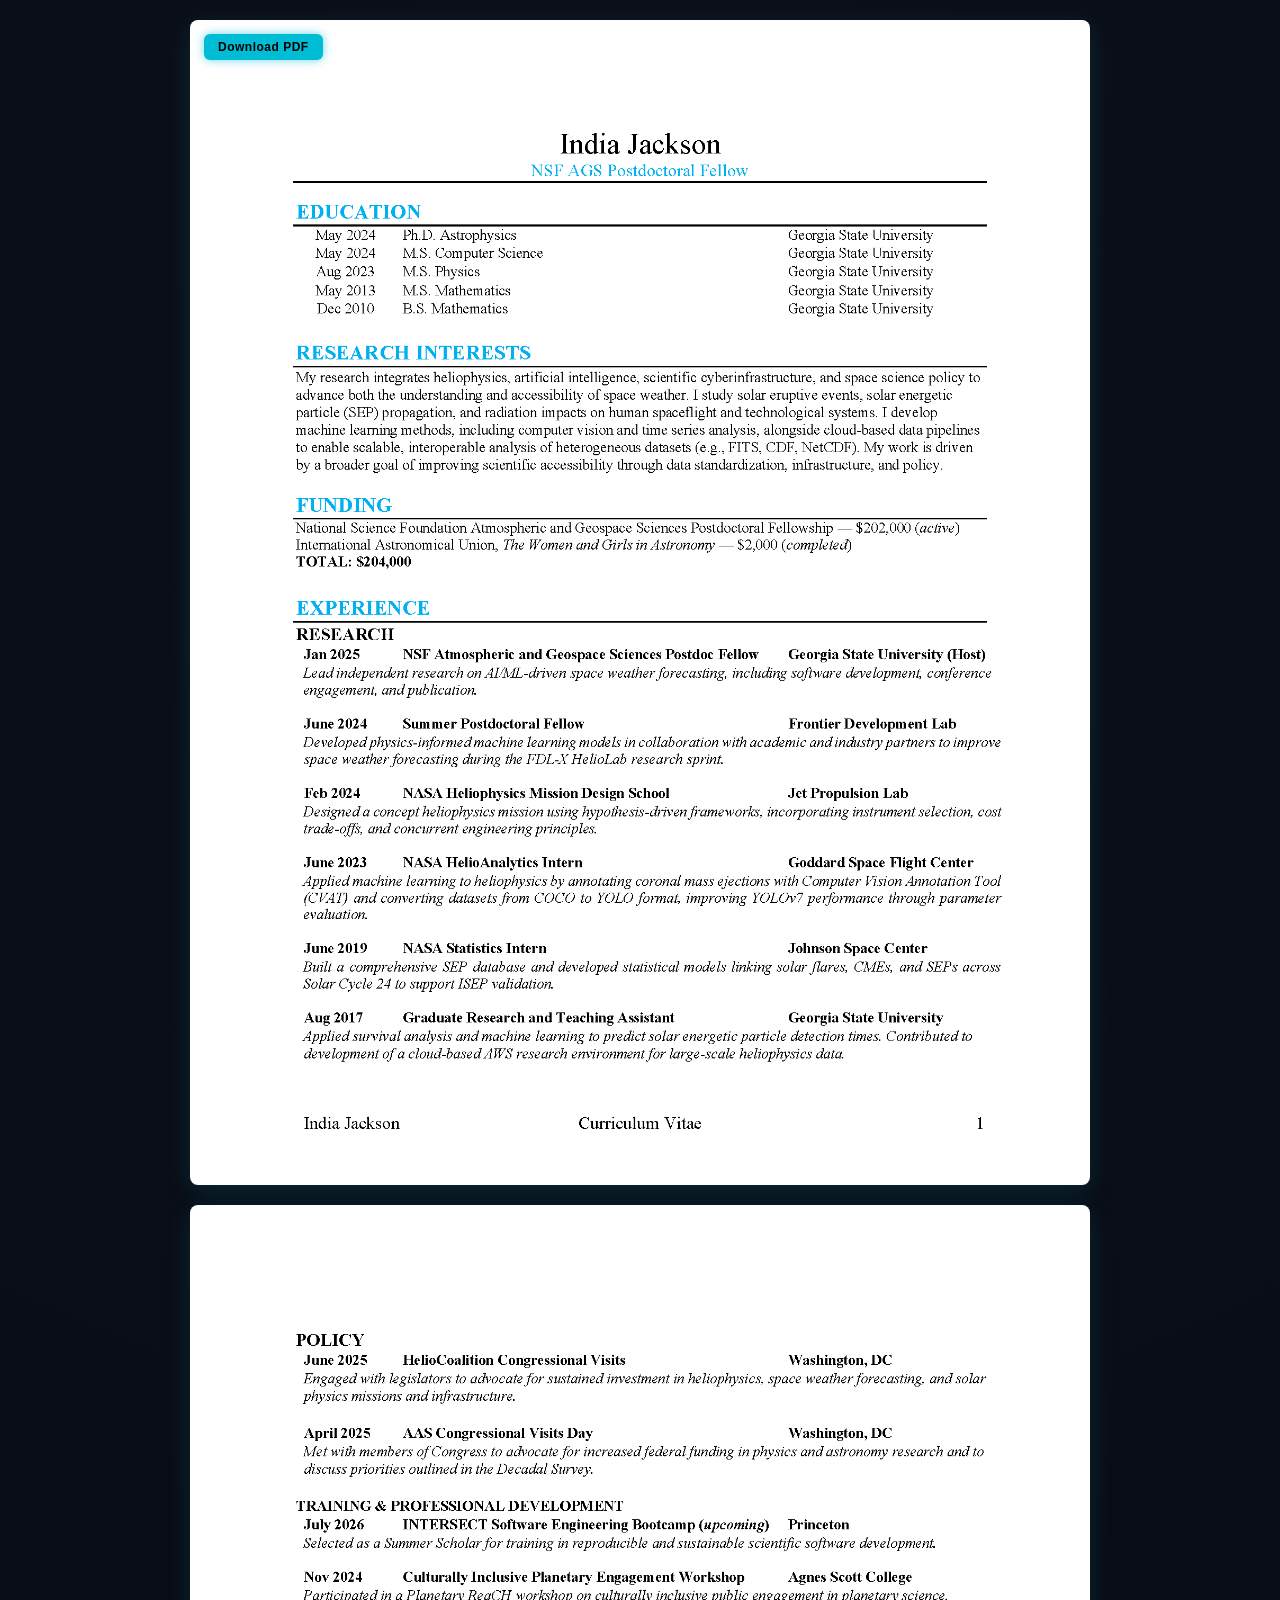
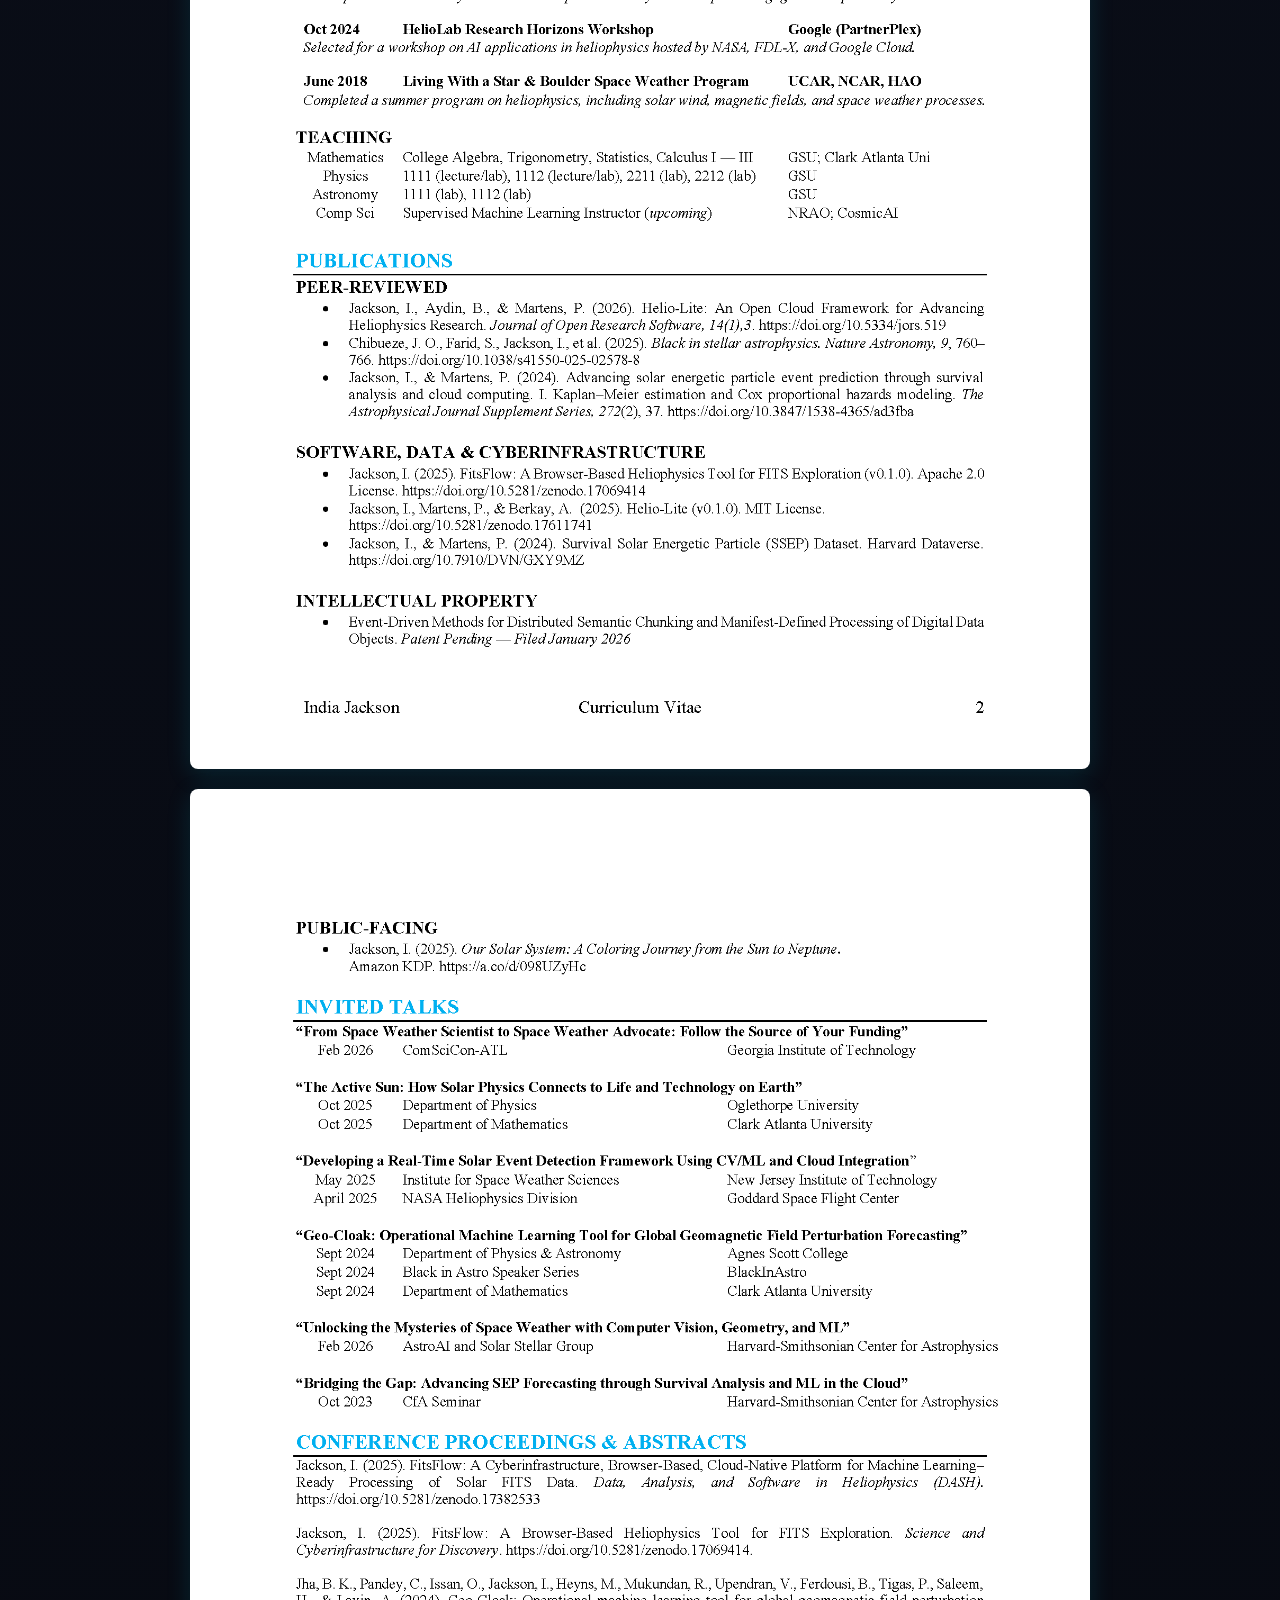
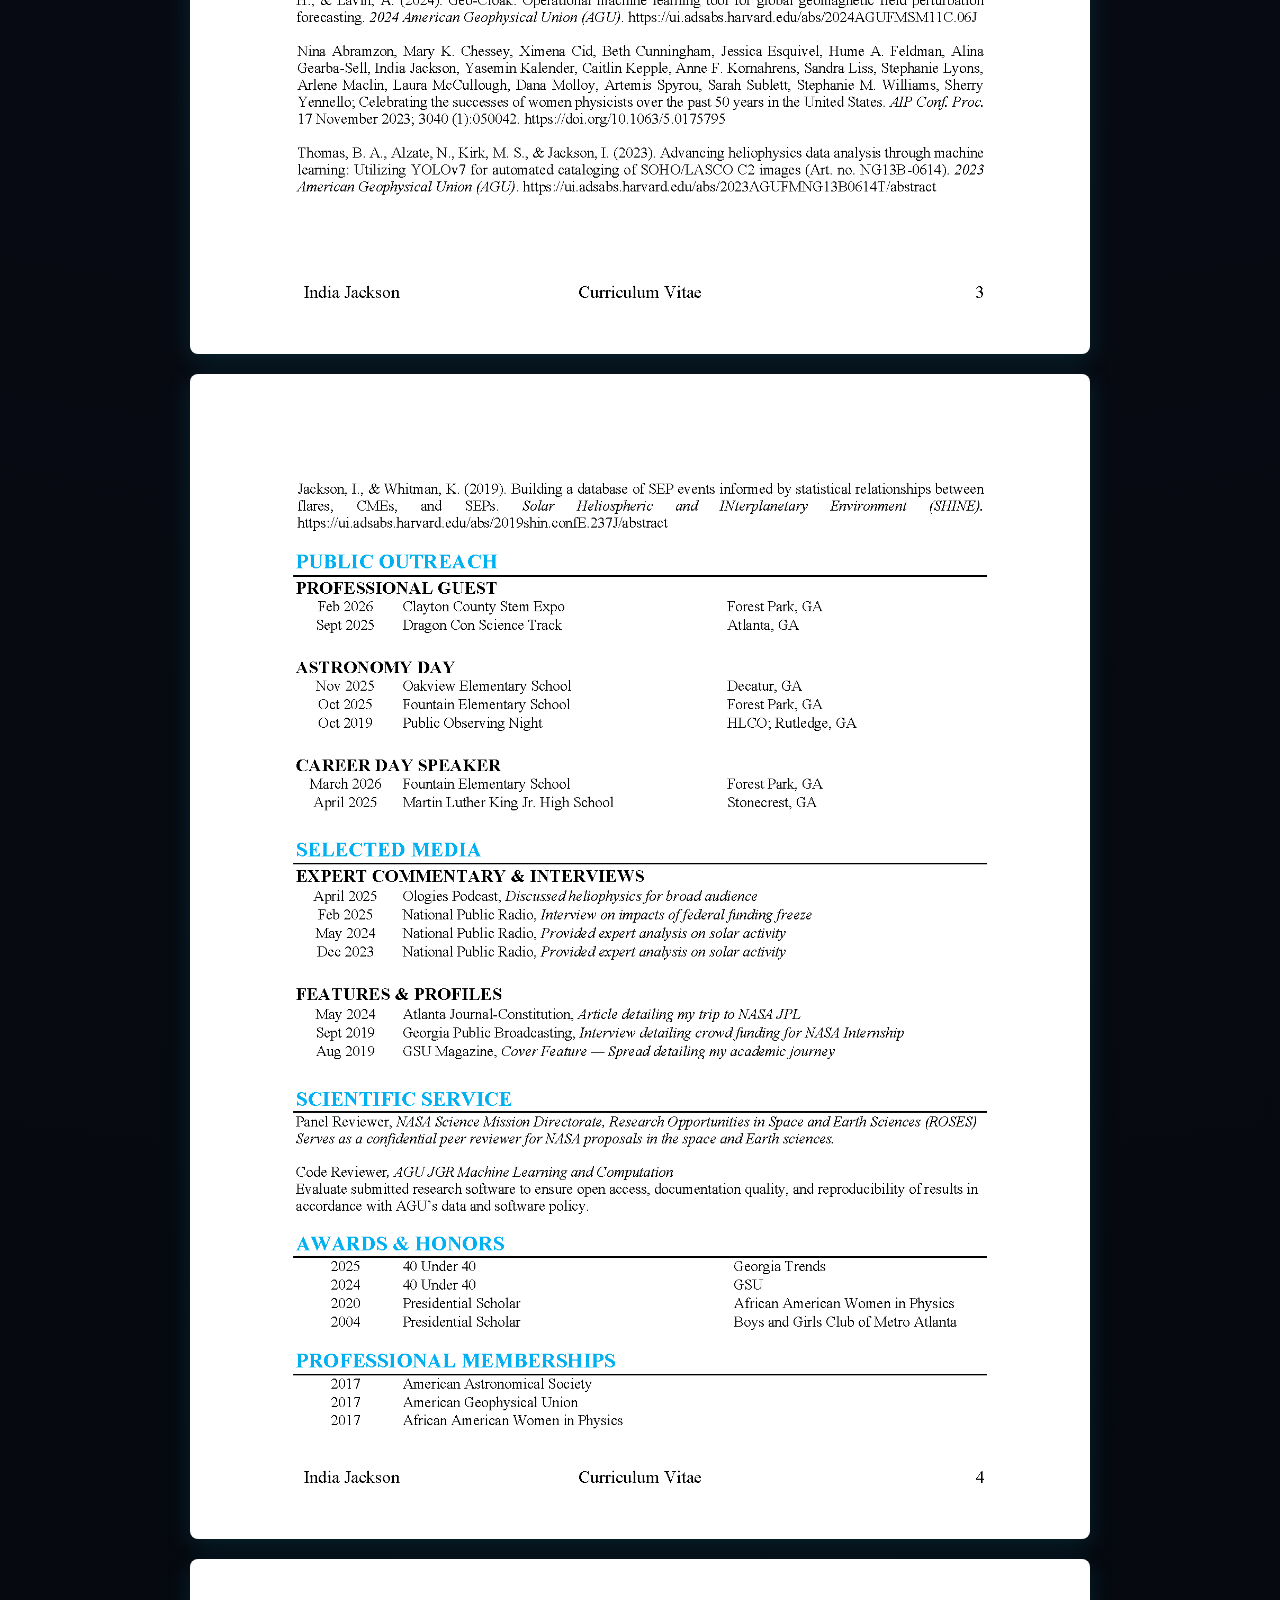
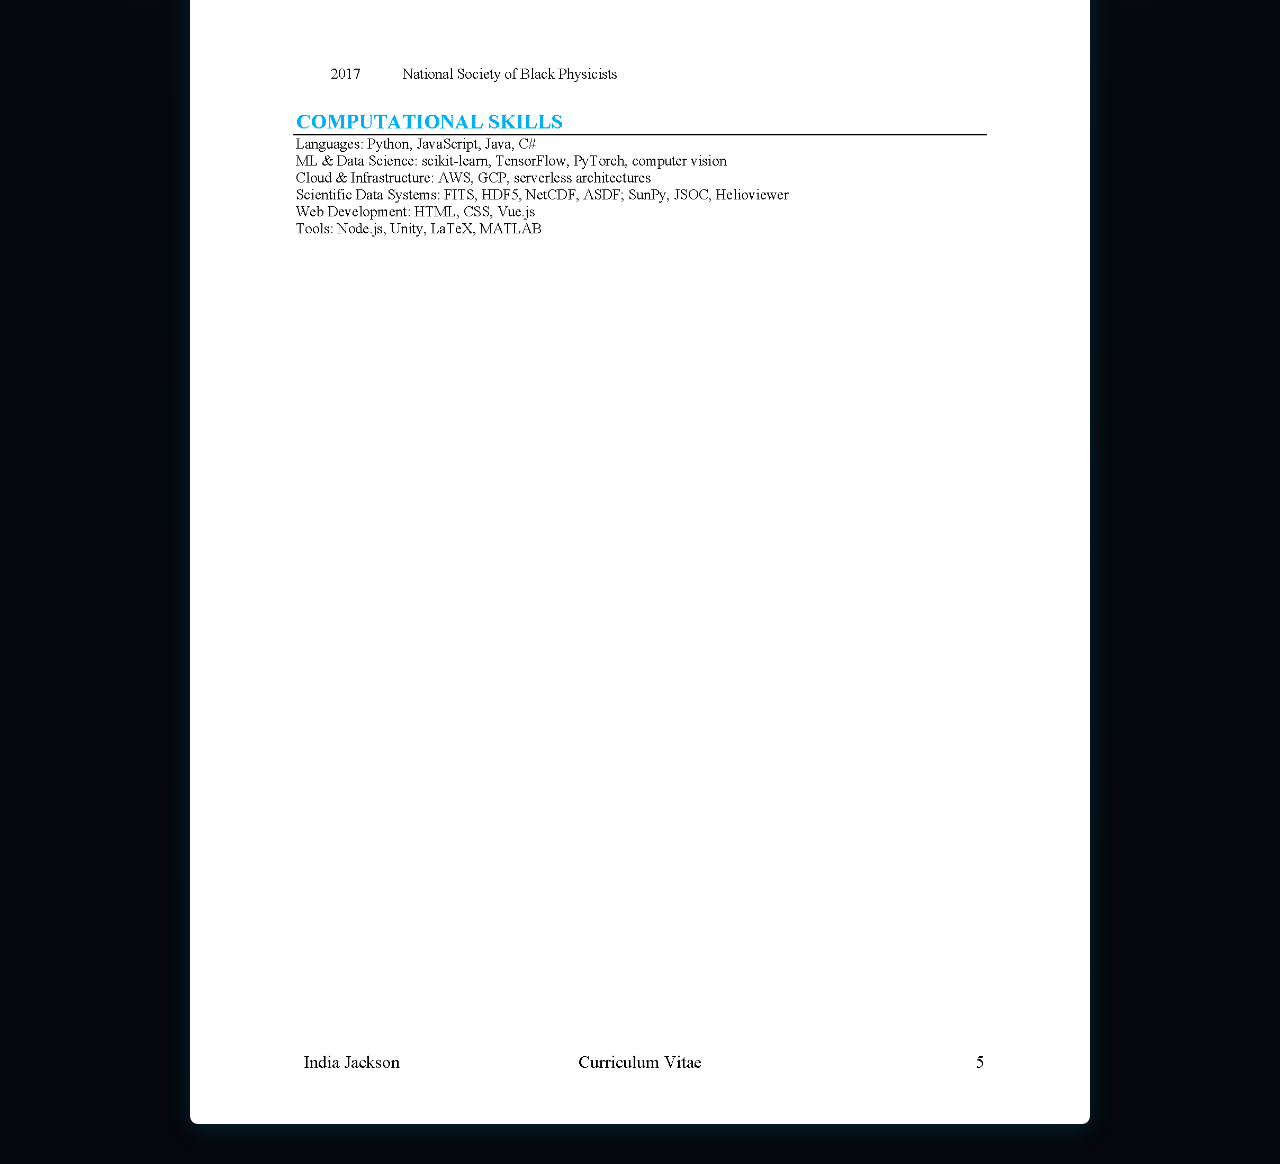
<file: cv.html>
<!DOCTYPE html>
<html lang="en">
<head>
  <meta charset="UTF-8">
  <meta name="viewport" content="width=device-width, initial-scale=1.0">
  <title>India Jackson CV</title>

  <style>
    body {
      margin: 0;
      background: radial-gradient(circle at top, #0b0f1a, #05070d);
      font-family: Arial, sans-serif;
      color: white;
    }

    .container {
      max-width: 900px;
      margin: 0 auto;
      padding: 20px 12px;
    }

    /* Image styling */
    .cv-image {
      width: 100%;
      height: auto;
      display: block;
      margin-bottom: 20px;
      border-radius: 8px;
      background: white;
      box-shadow: 0 6px 25px rgba(0, 188, 212, 0.15);
    }

    /* Wrapper for first image */
    .image-wrapper {
      position: relative;
    }

    /* Download button */
    .download-btn {
      position: absolute;
      top: 14px;
      left: 14px;
      background: #00bcd4;
      color: #000;
      padding: 6px 14px;
      font-size: 12px;
      border-radius: 6px;
      text-decoration: none;
      font-weight: 600;
      letter-spacing: 0.5px;
      box-shadow: 0 0 10px rgba(0, 188, 212, 0.6);
      transition: all 0.2s ease;
    }

    .download-btn:hover {
      background: #00e5ff;
      box-shadow: 0 0 14px rgba(0, 229, 255, 0.9);
      transform: translateY(-1px);
    }

    /* Mobile */
    @media (max-width: 600px) {
      .container {
        padding: 12px 8px;
      }

      .download-btn {
        top: 10px;
        left: 10px;
        font-size: 11px;
        padding: 5px 10px;
      }
    }
  </style>
</head>

<body>

  <div class="container">

    <!-- First page with download button -->
    <div class="image-wrapper">
      <a href="https://indiajacksonphd.s3.us-east-1.amazonaws.com/Jackson_India_CV_2026_10.pdf" download class="download-btn"  target="_blank">
        Download PDF
      </a>
      <img src="Jackson_India_CV_2026_8_no_links_Page_1.png" class="cv-image">
    </div>

    <!-- Remaining pages -->
    <img src="Jackson_India_CV_2026_8_no_links_Page_2.png" class="cv-image">
    <img src="Jackson_India_CV_2026_8_no_links_Page_3.png" class="cv-image">
    <img src="Jackson_India_CV_2026_8_no_links_Page_4.png" class="cv-image">
    <img src="Jackson_India_CV_2026_8_no_links_Page_5.png" class="cv-image">

  </div>

</body>
</html>
</file>
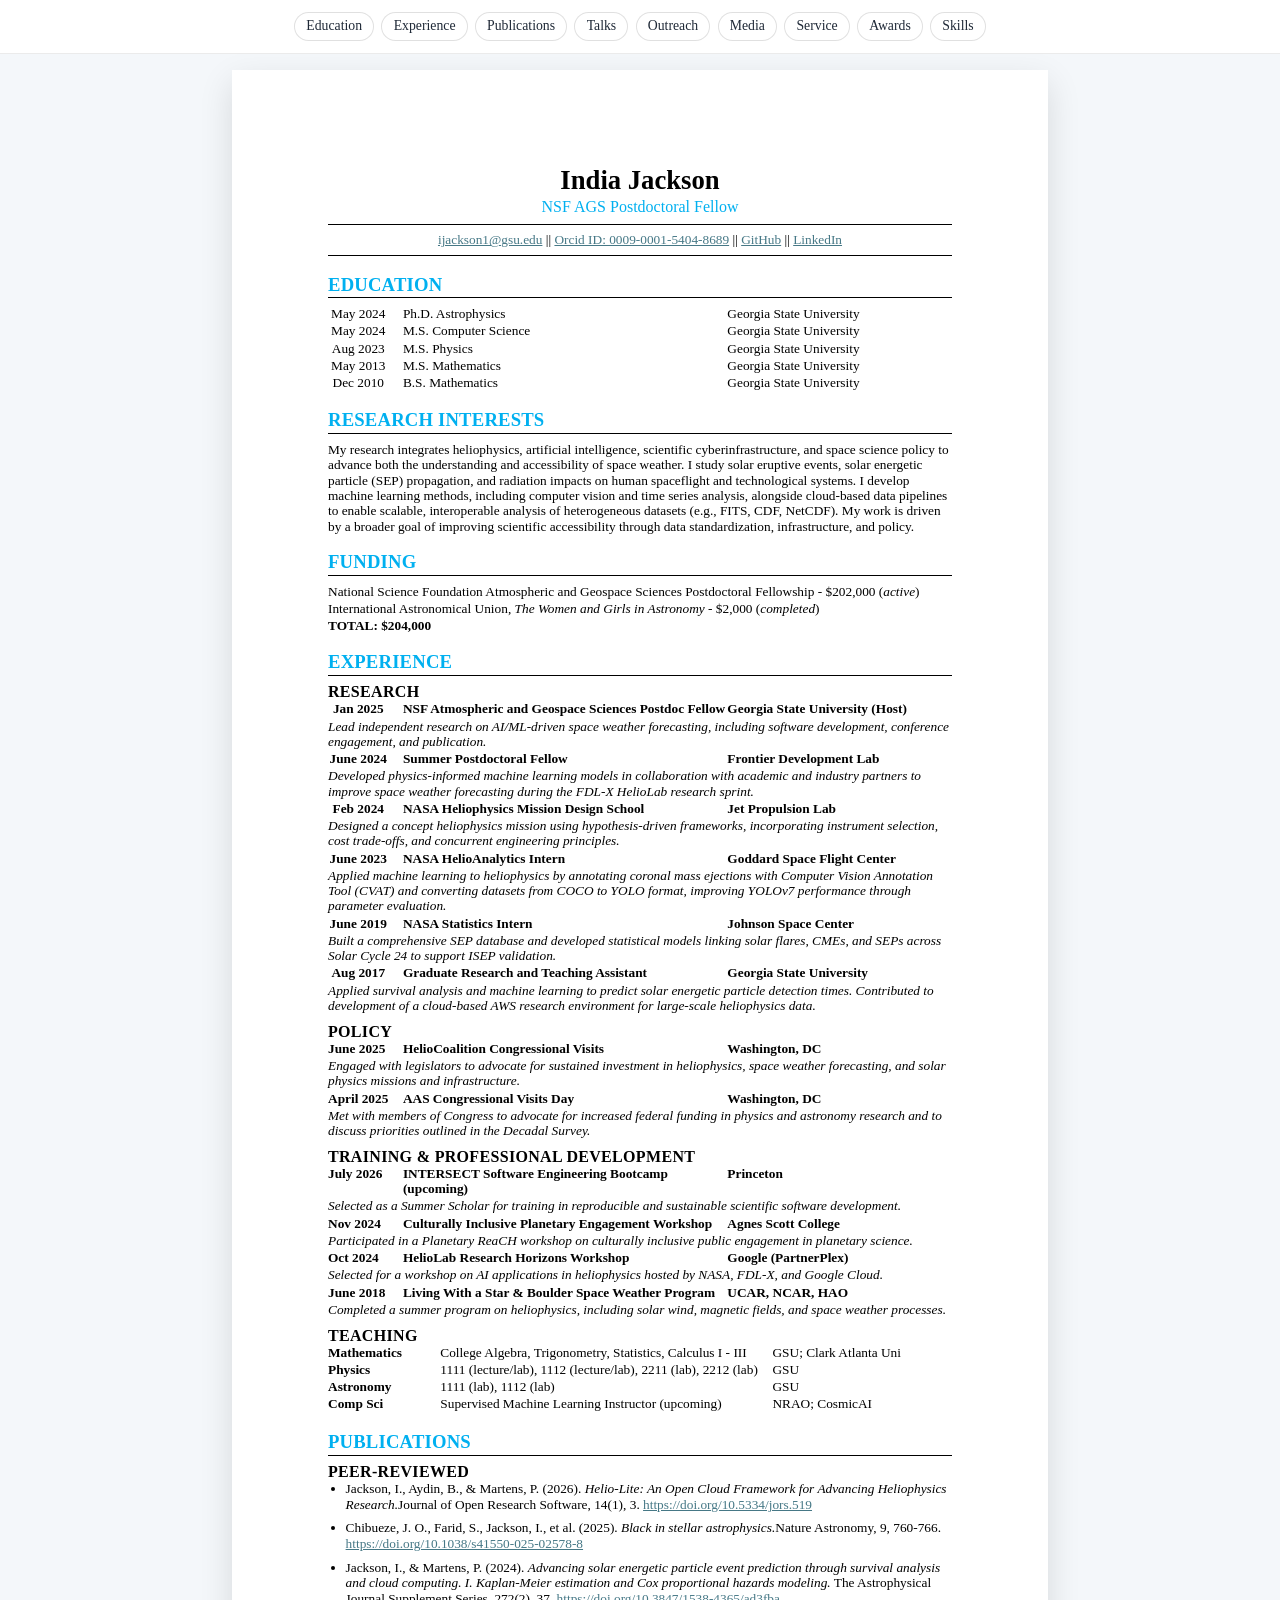
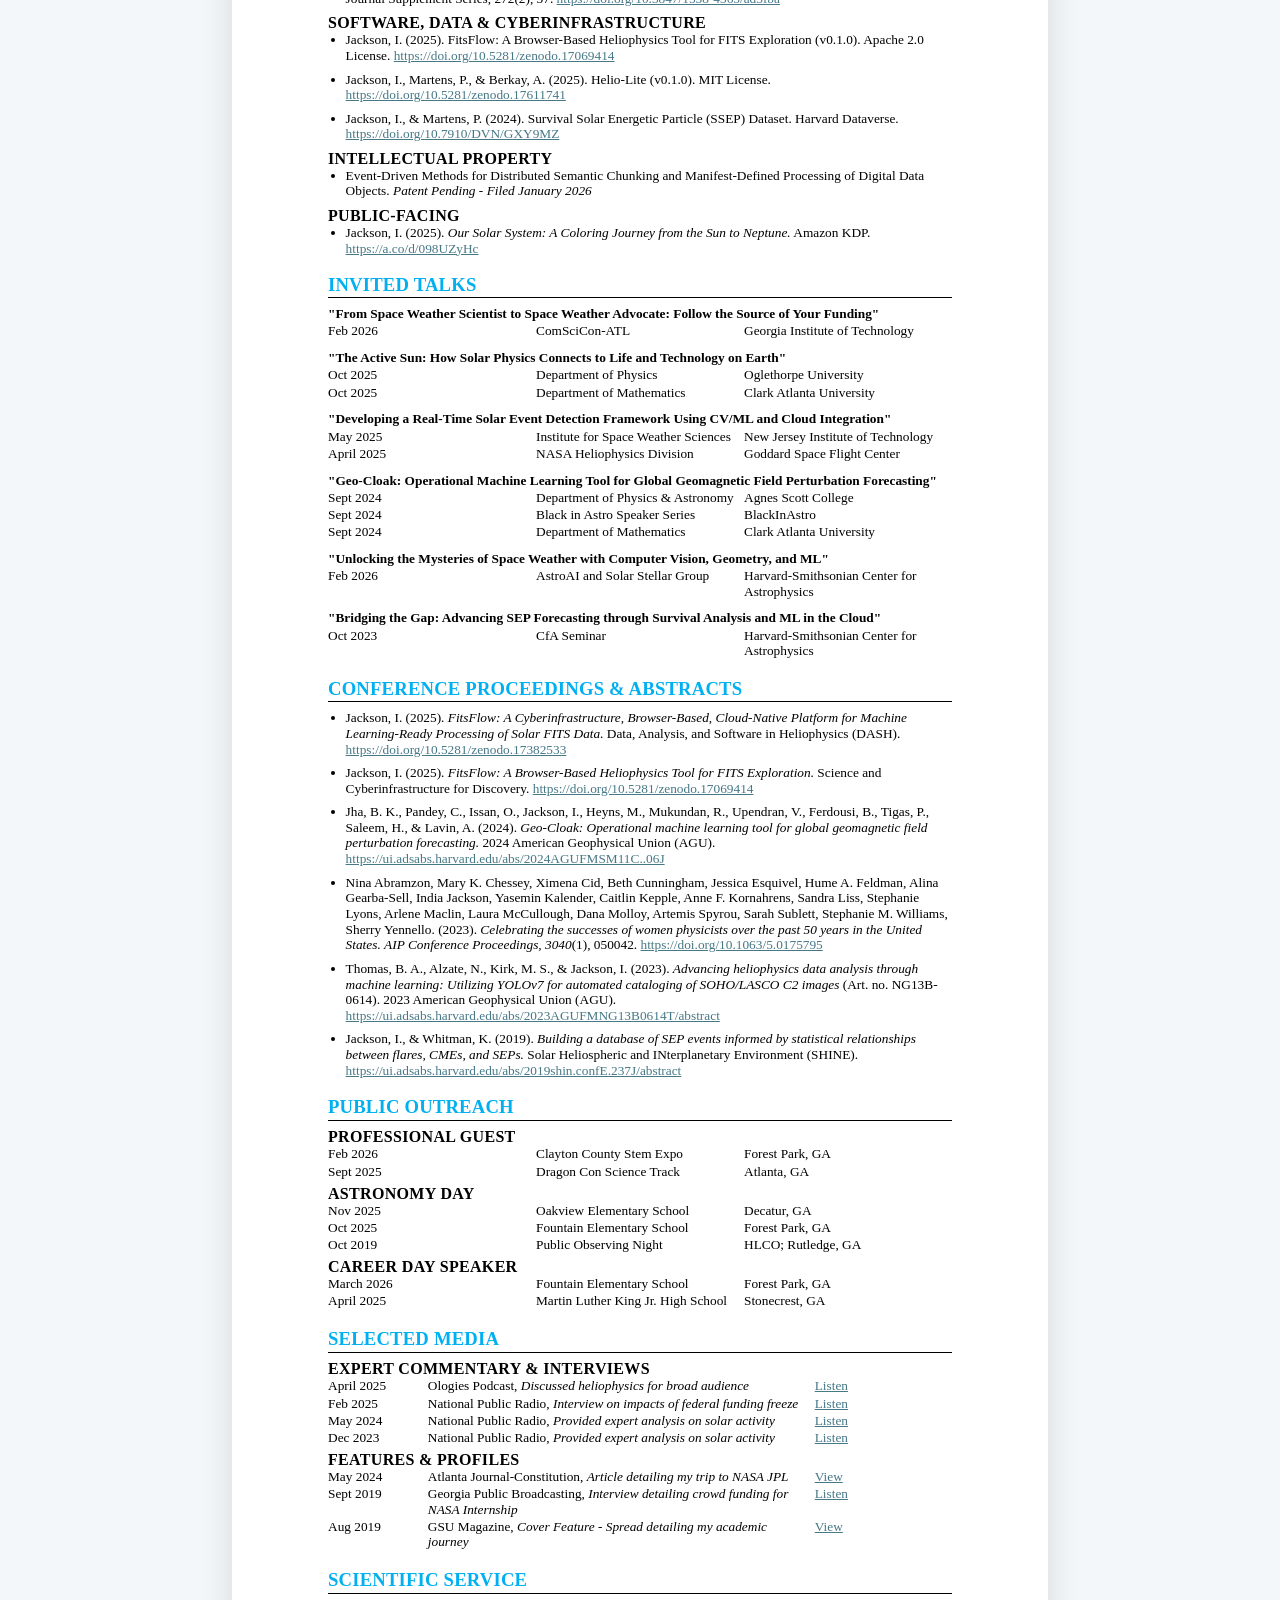
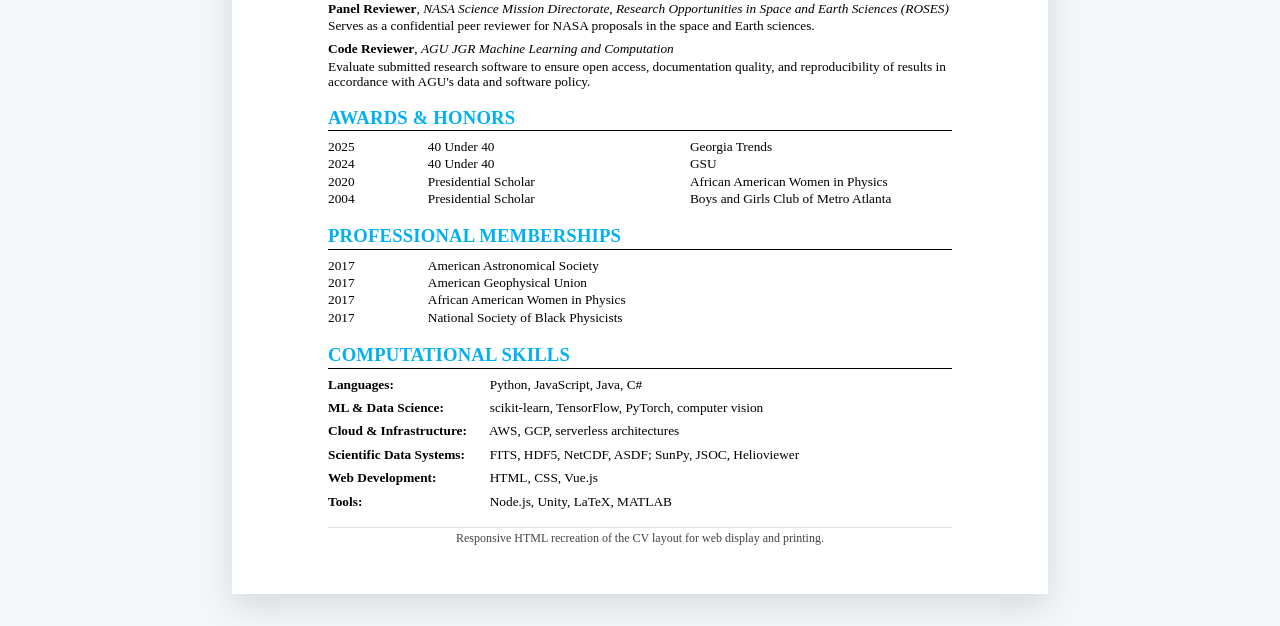
<file: India_Jackson_CV_2026_8.html>
<!DOCTYPE html>
<html lang="en">
<head>
  <meta charset="UTF-8" />
  <meta name="viewport" content="width=device-width, initial-scale=1.0" />
  <title>India Jackson - Curriculum Vitae</title>
  <style>
    :root{
      --accent:#00b0f0;
      --link:#467886;
      --visited:#96607d;
      --text:#000;
      --paper:#fff;
      --line:#000;
      --screen-bg:#f4f7fa;
      --shadow:0 12px 32px rgba(0,0,0,.12);
    }

    *{box-sizing:border-box}

    html{scroll-behavior:smooth}

    body{
      margin:0;
      background:var(--screen-bg);
      color:var(--text);
      font-family:"Times New Roman", Times, serif;
      -webkit-font-smoothing:antialiased;
      text-rendering:optimizeLegibility;
    }

    a{color:var(--link); text-decoration:underline;}
    a:visited{color:var(--visited);}

    .screen-nav{
      position:sticky;
      top:0;
      z-index:10;
      display:flex;
      gap:.45rem;
      flex-wrap:wrap;
      justify-content:center;
      padding:.75rem;
      background:rgba(255,255,255,.95);
      border-bottom:1px solid rgba(0,0,0,.08);
      backdrop-filter:blur(8px);
    }

    .screen-nav a{
      text-decoration:none;
      color:#1f2937;
      border:1px solid rgba(0,0,0,.12);
      background:#fff;
      padding:.4rem .7rem;
      border-radius:999px;
      font-size:.86rem;
      line-height:1;
    }

    .screen-nav a:hover{
      border-color:var(--accent);
      color:#000;
    }

    .page{
      width:min(8.5in, calc(100vw - 2rem));
      margin:1rem auto 2rem;
      background:var(--paper);
      box-shadow:var(--shadow);
      padding:1in 1in .5in;
    }

    .cv-header{
      text-align:center;
      border-bottom:1px solid var(--line);
      padding-bottom:.08in;
      margin-bottom:0;
    }

    .cv-header .name{
      font-size:20pt;
      line-height:1.05;
      margin:0;
      padding:0;
    }

    .cv-header .title{
      margin:.05in 0 0;
      color:var(--accent);
      font-size:12pt;
      line-height:1.1;
      padding-bottom:.08in;
      border-bottom:1px solid var(--line);
    }

    .cv-header .contact{
      margin:.08in 0 0;
      font-size:10pt;
      line-height:1.15;
      word-break:break-word;
    }

    .section{
      margin-top:.18in;
    }

    .section-title{
      margin:0 0 .08in;
      padding-bottom:.02in;
      border-bottom:1px solid var(--line);
      color:var(--accent);
      font-size:14pt;
      font-weight:700;
      letter-spacing:.01em;
      text-transform:uppercase;
    }

    .subsection-title{
      /*margin:.04in 0 .06in;*/
      margin:.04in 0 0in;
      font-size:12pt;
      font-weight:700;
      text-transform:uppercase;
      letter-spacing:.02em;
    }

    p{
      margin:.02in 0;
      font-size:10pt;
      line-height:1.15;
    }

    .funding-line strong{font-weight:700;}
    .interest{
      text-align:left;
    }

    table.cv-table{
      width:100%;
      border-collapse:collapse;
      table-layout:fixed;
      margin:0;
    }

    table.cv-table col.date{width:12%}
    table.cv-table col.main{width:52%}
    table.cv-table col.place{width:36%}

    table.cv-table td{
      vertical-align:top;
      padding:0 0 .02in;
      font-size:10pt;
      line-height:1.15;
    }

    table.cv-table td.date{
      text-align:center;
      padding-right:.15in;
      white-space:nowrap;
    }

    .tight td.date{
      text-align:left !important;
      padding-right:.08in;
    }

    .entry-head td{
      font-weight:700;
    }

    .desc-row td{
      font-style:italic;
      padding-bottom:.10in;
    }

    .teaching td:nth-child(1){
      width:18%;
      font-weight:700;
      padding-right:.12in;
      white-space:nowrap;
    }

    .teaching td:nth-child(2){
      width:52%;
    }

    .teaching td:nth-child(3){
      width:30%;
      padding-left:.08in;
    }

    .publication-list,
    .abstract-list,
    .skills-list{
      margin:0;
      padding-left:1.1em;
    }

    .publication-list li,
    .abstract-list li,
    .skills-list li{
      margin:0 0 .08in;
      font-size:10pt;
      line-height:1.18;
    }

    .skills-list{
      list-style:none;
      padding-left:0;
    }

    .skills-list li strong{
      display:inline-block;
      min-width:1.65in;
    }

    .talk-block{
      margin:0 0 .10in;
    }

    .talk-title{
      font-size:10pt;
      line-height:1.15;
      margin:0 0 .02in;
      font-weight:700;
    }

    .media-table td:nth-child(1),
    .awards-table td:nth-child(1),
    .memberships-table td:nth-child(1){
      width:16%;
      white-space:nowrap;
    }

    .media-table td:nth-child(2){
      width:62%;
      padding-right:.08in;
    }

    .media-table td:nth-child(3){
      width:22%;
      text-align:left;
      white-space:nowrap;
    }

    .footer-note{
      margin-top:.18in;
      padding-top:.04in;
      border-top:1px solid rgba(0,0,0,.12);
      font-size:9pt;
      color:#444;
      text-align:center;
    }
/*
    @media (max-width: 820px){
      .page{
        width:min(8.5in, calc(100vw - 1rem));
        padding:.55in .5in .45in;
        margin:.5rem auto 1rem;
      }
      .screen-nav{
        justify-content:flex-start;
        overflow:auto;
        white-space:nowrap;
      }
      .cv-header .name{font-size:18pt;}
      .section-title{font-size:13pt;}
      table.cv-table col.date,
      table.cv-table col.main,
      table.cv-table col.place{
        width:auto;
      }
      table.cv-table,
      table.cv-table tbody,
      table.cv-table tr,
      table.cv-table td{
        display:block;
      }
      table.cv-table tr{
        margin-bottom:.09in;
      }
      table.cv-table td{
        width:100% !important;
        text-align:left !important;
        padding:0;
        white-space:normal !important;
      }
      table.cv-table td.date{
        font-weight:700;
        padding-bottom:.01in;
      }
      .desc-row td{
        padding-top:.01in;
        padding-bottom:.08in;
      }
      .teaching td:nth-child(1),
      .teaching td:nth-child(2),
      .teaching td:nth-child(3),
      .media-table td:nth-child(1),
      .media-table td:nth-child(2),
      .media-table td:nth-child(3),
      .awards-table td:nth-child(1),
      .awards-table td:nth-child(2),
      .awards-table td:nth-child(3),
      .memberships-table td:nth-child(1),
      .memberships-table td:nth-child(2){
        width:100%;
        padding-left:0;
      }
      .skills-list li strong{
        min-width:0;
      }
    }

    @media print{
      body{
        background:#fff;
      }
      .screen-nav{
        display:none;
      }
      .page{
        width:auto;
        margin:0;
        padding:1in 1in .5in;
        box-shadow:none;
      }
      a{
        color:var(--link);
      }
    }*/
  </style>
</head>
<body>
  <nav class="screen-nav" aria-label="CV sections">
    <a href="#education">Education</a>
    <a href="#experience">Experience</a>
    <a href="#publications">Publications</a>
    <a href="#talks">Talks</a>
    <a href="#outreach">Outreach</a>
    <a href="#media">Media</a>
    <a href="#service">Service</a>
    <a href="#awards">Awards</a>
    <a href="#skills">Skills</a>
  </nav>

  <main class="page">
    <header class="cv-header">
      <h1 class="name">India Jackson</h1>
      <div class="title">NSF AGS Postdoctoral Fellow</div>
      <p class="contact">
        <a href="mailto:ijackson1@gsu.edu">ijackson1@gsu.edu</a>
        || 
        <a href="https://orcid.org/0009-0001-5404-8689" target="_blank" rel="noopener">Orcid ID: 0009-0001-5404-8689</a>
        || 
        <a href="https://github.com/indiajacksonphd" target="_blank" rel="noopener">GitHub</a>
        || 
        <a href="https://linkedin.com/in/india-jackson-phd-641a9354" target="_blank" rel="noopener">LinkedIn</a>
      </p>
    </header>

    <section class="section" id="education">
      <h2 class="section-title">Education</h2>
      <table class="cv-table">
        <colgroup><col class="date"><col class="main"><col class="place"></colgroup>
        <tr><td class="date">May 2024</td><td>Ph.D. Astrophysics</td><td>Georgia State University</td></tr>
        <tr><td class="date">May 2024</td><td>M.S. Computer Science</td><td>Georgia State University</td></tr>
        <tr><td class="date">Aug 2023</td><td>M.S. Physics</td><td>Georgia State University</td></tr>
        <tr><td class="date">May 2013</td><td>M.S. Mathematics</td><td>Georgia State University</td></tr>
        <tr><td class="date">Dec 2010</td><td>B.S. Mathematics</td><td>Georgia State University</td></tr>
      </table>
    </section>

    <section class="section" id="research-interests">
      <h2 class="section-title">Research Interests</h2>
      <p class="interest">
        My research integrates heliophysics, artificial intelligence, scientific cyberinfrastructure, and space science policy to
        advance both the understanding and accessibility of space weather. I study solar eruptive events, solar energetic
        particle (SEP) propagation, and radiation impacts on human spaceflight and technological systems. I develop
        machine learning methods, including computer vision and time series analysis, alongside cloud-based data pipelines
        to enable scalable, interoperable analysis of heterogeneous datasets (e.g., FITS, CDF, NetCDF). My work is driven
        by a broader goal of improving scientific accessibility through data standardization, infrastructure, and policy.
      </p>
    </section>

    <section class="section" id="funding">
      <h2 class="section-title">Funding</h2>
      <p class="funding-line">National Science Foundation Atmospheric and Geospace Sciences Postdoctoral Fellowship - $202,000 (<em>active</em>)</p>
      <p class="funding-line">International Astronomical Union, <em>The Women and Girls in Astronomy</em> - $2,000 (<em>completed</em>)</p>
      <p class="funding-line"><strong>TOTAL: $204,000</strong></p>
    </section>

    <section class="section" id="experience">
      <h2 class="section-title">Experience</h2>

      <h3 class="subsection-title">Research</h3>
      <table class="cv-table">
        <colgroup><col class="date"><col class="main"><col class="place"></colgroup>
        <tr class="entry-head"><td class="date">Jan 2025</td><td>NSF Atmospheric and Geospace Sciences Postdoc Fellow</td><td>Georgia State University (Host)</td></tr>
        <tr class="desc-row"><td colspan="3">Lead independent research on AI/ML-driven space weather forecasting, including software development, conference engagement, and publication.</td></tr>

        <tr class="entry-head"><td class="date">June 2024</td><td>Summer Postdoctoral Fellow</td><td>Frontier Development Lab</td></tr>
        <tr class="desc-row"><td colspan="3">Developed physics-informed machine learning models in collaboration with academic and industry partners to improve space weather forecasting during the FDL-X HelioLab research sprint.</td></tr>

        <tr class="entry-head"><td class="date">Feb 2024</td><td>NASA Heliophysics Mission Design School</td><td>Jet Propulsion Lab</td></tr>
        <tr class="desc-row"><td colspan="3">Designed a concept heliophysics mission using hypothesis-driven frameworks, incorporating instrument selection, cost trade-offs, and concurrent engineering principles.</td></tr>

        <tr class="entry-head"><td class="date">June 2023</td><td>NASA HelioAnalytics Intern</td><td>Goddard Space Flight Center</td></tr>
        <tr class="desc-row"><td colspan="3">Applied machine learning to heliophysics by annotating coronal mass ejections with Computer Vision Annotation Tool (CVAT) and converting datasets from COCO to YOLO format, improving YOLOv7 performance through parameter evaluation.</td></tr>

        <tr class="entry-head"><td class="date">June 2019</td><td>NASA Statistics Intern</td><td>Johnson Space Center</td></tr>
        <tr class="desc-row"><td colspan="3">Built a comprehensive SEP database and developed statistical models linking solar flares, CMEs, and SEPs across Solar Cycle 24 to support ISEP validation.</td></tr>

        <tr class="entry-head"><td class="date">Aug 2017</td><td>Graduate Research and Teaching Assistant</td><td>Georgia State University</td></tr>
        <tr class="desc-row"><td colspan="3">Applied survival analysis and machine learning to predict solar energetic particle detection times. Contributed to development of a cloud-based AWS research environment for large-scale heliophysics data.</td></tr>
        <tr><td></td></tr>
        <tr><td></td></tr>
      </table>

      <h3 class="subsection-title">Policy</h3>
      <table class="cv-table tight">
        <colgroup><col class="date"><col class="main"><col class="place"></colgroup>
        <tr class="entry-head"><td class="date">June 2025</td><td>HelioCoalition Congressional Visits</td><td>Washington, DC</td></tr>
        <tr class="desc-row"><td colspan="3">Engaged with legislators to advocate for sustained investment in heliophysics, space weather forecasting, and solar physics missions and infrastructure.</td></tr>
        <tr class="entry-head"><td class="date">April 2025</td><td>AAS Congressional Visits Day</td><td>Washington, DC</td></tr>
        <tr class="desc-row"><td colspan="3">Met with members of Congress to advocate for increased federal funding in physics and astronomy research and to discuss priorities outlined in the Decadal Survey.</td></tr>
        <tr><td></td></tr>
        <tr><td></td></tr>
      </table>

      <h3 class="subsection-title">Training &amp; Professional Development</h3>
      <table class="cv-table tight">
        <colgroup><col class="date"><col class="main"><col class="place"></colgroup>
        <tr class="entry-head"><td class="date">July 2026</td><td>INTERSECT Software Engineering Bootcamp (upcoming)</td><td>Princeton</td></tr>
        <tr class="desc-row"><td colspan="3">Selected as a Summer Scholar for training in reproducible and sustainable scientific software development.</td></tr>
        <tr class="entry-head"><td class="date">Nov 2024</td><td>Culturally Inclusive Planetary Engagement Workshop</td><td>Agnes Scott College</td></tr>
        <tr class="desc-row"><td colspan="3">Participated in a Planetary ReaCH workshop on culturally inclusive public engagement in planetary science.</td></tr>
        <tr class="entry-head"><td class="date">Oct 2024</td><td>HelioLab Research Horizons Workshop</td><td>Google (PartnerPlex)</td></tr>
        <tr class="desc-row"><td colspan="3">Selected for a workshop on AI applications in heliophysics hosted by NASA, FDL-X, and Google Cloud.</td></tr>
        <tr class="entry-head"><td class="date">June 2018</td><td>Living With a Star &amp; Boulder Space Weather Program</td><td>UCAR, NCAR, HAO</td></tr>
        <tr class="desc-row"><td colspan="3">Completed a summer program on heliophysics, including solar wind, magnetic fields, and space weather processes.</td></tr>
        <tr><td></td></tr>
        <tr><td></td></tr>
      </table>

      <h3 class="subsection-title">Teaching</h3>
      <table class="cv-table teaching tight">
        <tr><td>Mathematics</td><td>College Algebra, Trigonometry, Statistics, Calculus I - III</td><td>GSU; Clark Atlanta Uni</td></tr>
        <tr><td>Physics</td><td>1111 (lecture/lab), 1112 (lecture/lab), 2211 (lab), 2212 (lab)</td><td>GSU</td></tr>
        <tr><td>Astronomy</td><td>1111 (lab), 1112 (lab)</td><td>GSU</td></tr>
        <tr><td>Comp Sci</td><td>Supervised Machine Learning Instructor (upcoming)</td><td>NRAO; CosmicAI</td></tr>
      </table>
    </section>

    <section class="section" id="publications">
      <h2 class="section-title">Publications</h2>

      <h3 class="subsection-title">Peer-Reviewed</h3>
      <ul class="publication-list">
        <li>Jackson, I., Aydin, B., &amp; Martens, P. (2026). <em>Helio-Lite: An Open Cloud Framework for Advancing Heliophysics Research.</em>Journal of Open Research Software, 14(1), 3. <a href="https://doi.org/10.5334/jors.519" target="_blank" rel="noopener">https://doi.org/10.5334/jors.519</a></li>
        <li>Chibueze, J. O., Farid, S., Jackson, I., et al. (2025). <em>Black in stellar astrophysics.</em>Nature Astronomy, 9, 760-766. <a href="https://doi.org/10.1038/s41550-025-02578-8" target="_blank" rel="noopener">https://doi.org/10.1038/s41550-025-02578-8</a></li>
        <li>Jackson, I., &amp; Martens, P. (2024). <em>Advancing solar energetic particle event prediction through survival analysis and cloud computing. I. Kaplan-Meier estimation and Cox proportional hazards modeling.</em> The Astrophysical Journal Supplement Series, 272(2), 37. <a href="https://doi.org/10.3847/1538-4365/ad3fba" target="_blank" rel="noopener">https://doi.org/10.3847/1538-4365/ad3fba</a></li>
      </ul>

      <h3 class="subsection-title">Software, Data &amp; Cyberinfrastructure</h3>
      <ul class="publication-list">
        <li>Jackson, I. (2025). FitsFlow: A Browser-Based Heliophysics Tool for FITS Exploration (v0.1.0). Apache 2.0 License. <a href="https://doi.org/10.5281/zenodo.17069414" target="_blank" rel="noopener">https://doi.org/10.5281/zenodo.17069414</a></li>
        <li>Jackson, I., Martens, P., &amp; Berkay, A. (2025). Helio-Lite (v0.1.0). MIT License. <a href="https://doi.org/10.5281/zenodo.17611741" target="_blank" rel="noopener">https://doi.org/10.5281/zenodo.17611741</a></li>
        <li>Jackson, I., &amp; Martens, P. (2024). Survival Solar Energetic Particle (SSEP) Dataset. Harvard Dataverse. <a href="https://doi.org/10.7910/DVN/GXY9MZ" target="_blank" rel="noopener">https://doi.org/10.7910/DVN/GXY9MZ</a></li>
      </ul>

      <h3 class="subsection-title">Intellectual Property</h3>
      <ul class="publication-list">
        <li>Event-Driven Methods for Distributed Semantic Chunking and Manifest-Defined Processing of Digital Data Objects. <em>Patent Pending - Filed January 2026</em></li>
      </ul>

      <h3 class="subsection-title">Public-Facing</h3>
      <ul class="publication-list">
        <li>Jackson, I. (2025). <em>Our Solar System: A Coloring Journey from the Sun to Neptune.</em> Amazon KDP. <a href="https://a.co/d/098UZyHc" target="_blank" rel="noopener">https://a.co/d/098UZyHc</a></li>
      </ul>
    </section>

    <section class="section" id="talks">
      <h2 class="section-title">Invited Talks</h2>

      <div class="talk-block">
        <p class="talk-title">"From Space Weather Scientist to Space Weather Advocate: Follow the Source of Your Funding"</p>
        <table class="cv-table tight"><tr><td class="date">Feb 2026</td><td>ComSciCon-ATL</td><td>Georgia Institute of Technology</td></tr></table>
      </div>

      <div class="talk-block">
        <p class="talk-title">"The Active Sun: How Solar Physics Connects to Life and Technology on Earth"</p>
        <table class="cv-table tight">
          <tr><td class="date">Oct 2025</td><td>Department of Physics</td><td>Oglethorpe University</td></tr>
          <tr><td class="date">Oct 2025</td><td>Department of Mathematics</td><td>Clark Atlanta University</td></tr>
        </table>
      </div>

      <div class="talk-block">
        <p class="talk-title">"Developing a Real-Time Solar Event Detection Framework Using CV/ML and Cloud Integration"</p>
        <table class="cv-table tight">
          <tr><td class="date">May 2025</td><td>Institute for Space Weather Sciences</td><td>New Jersey Institute of Technology</td></tr>
          <tr><td class="date">April 2025</td><td>NASA Heliophysics Division</td><td>Goddard Space Flight Center</td></tr>
        </table>
      </div>

      <div class="talk-block">
        <p class="talk-title">"Geo-Cloak: Operational Machine Learning Tool for Global Geomagnetic Field Perturbation Forecasting"</p>
        <table class="cv-table tight">
          <tr><td class="date">Sept 2024</td><td>Department of Physics &amp; Astronomy</td><td>Agnes Scott College</td></tr>
          <tr><td class="date">Sept 2024</td><td>Black in Astro Speaker Series</td><td>BlackInAstro</td></tr>
          <tr><td class="date">Sept 2024</td><td>Department of Mathematics</td><td>Clark Atlanta University</td></tr>
        </table>
      </div>

      <div class="talk-block">
        <p class="talk-title">"Unlocking the Mysteries of Space Weather with Computer Vision, Geometry, and ML"</p>
        <table class="cv-table tight">
          <tr><td class="date">Feb 2026</td><td>AstroAI and Solar Stellar Group</td><td>Harvard-Smithsonian Center for Astrophysics</td></tr>
        </table>
      </div>

      <div class="talk-block">
        <p class="talk-title">"Bridging the Gap: Advancing SEP Forecasting through Survival Analysis and ML in the Cloud"</p>
        <table class="cv-table tight">
          <tr><td class="date">Oct 2023</td><td>CfA Seminar</td><td>Harvard-Smithsonian Center for Astrophysics</td></tr>
        </table>
      </div>
    </section>

    <section class="section" id="abstracts">
      <h2 class="section-title">Conference Proceedings &amp; Abstracts</h2>
      <ul class="abstract-list">
        <li>Jackson, I. (2025). <em>FitsFlow: A Cyberinfrastructure, Browser-Based, Cloud-Native Platform for Machine Learning-Ready Processing of Solar FITS Data.</em> Data, Analysis, and Software in Heliophysics (DASH). <a href="https://doi.org/10.5281/zenodo.17382533" target="_blank" rel="noopener">https://doi.org/10.5281/zenodo.17382533</a></li>
        <li>Jackson, I. (2025). <em>FitsFlow: A Browser-Based Heliophysics Tool for FITS Exploration.</em> Science and Cyberinfrastructure for Discovery. <a href="https://doi.org/10.5281/zenodo.17069414" target="_blank" rel="noopener">https://doi.org/10.5281/zenodo.17069414</a></li>
        <li>Jha, B. K., Pandey, C., Issan, O., Jackson, I., Heyns, M., Mukundan, R., Upendran, V., Ferdousi, B., Tigas, P., Saleem, H., &amp; Lavin, A. (2024). <em>Geo-Cloak: Operational machine learning tool for global geomagnetic field perturbation forecasting.</em> 2024 American Geophysical Union (AGU). <a href="https://ui.adsabs.harvard.edu/abs/2024AGUFMSM11C..06J" target="_blank" rel="noopener">https://ui.adsabs.harvard.edu/abs/2024AGUFMSM11C..06J</a></li>
        <li>Nina Abramzon, Mary K. Chessey, Ximena Cid, Beth Cunningham, Jessica Esquivel, Hume A. Feldman, Alina Gearba-Sell, India Jackson, Yasemin Kalender, Caitlin Kepple, Anne F. Kornahrens, Sandra Liss, Stephanie Lyons, Arlene Maclin, Laura McCullough, Dana Molloy, Artemis Spyrou, Sarah Sublett, Stephanie M. Williams, Sherry Yennello. (2023). <em>Celebrating the successes of women physicists over the past 50 years in the United States.</em> <em>AIP Conference Proceedings, 3040</em>(1), 050042. <a href="https://doi.org/10.1063/5.0175795" target="_blank" rel="noopener">https://doi.org/10.1063/5.0175795</a></li>
        <li>Thomas, B. A., Alzate, N., Kirk, M. S., &amp; Jackson, I. (2023). <em>Advancing heliophysics data analysis through machine learning: Utilizing YOLOv7 for automated cataloging of SOHO/LASCO C2 images</em> (Art. no. NG13B-0614). 2023 American Geophysical Union (AGU). <a href="https://ui.adsabs.harvard.edu/abs/2023AGUFMNG13B0614T/abstract" target="_blank" rel="noopener">https://ui.adsabs.harvard.edu/abs/2023AGUFMNG13B0614T/abstract</a></li>
        <li>Jackson, I., &amp; Whitman, K. (2019). <em>Building a database of SEP events informed by statistical relationships between flares, CMEs, and SEPs.</em> Solar Heliospheric and INterplanetary Environment (SHINE). <a href="https://ui.adsabs.harvard.edu/abs/2019shin.confE.237J/abstract" target="_blank" rel="noopener">https://ui.adsabs.harvard.edu/abs/2019shin.confE.237J/abstract</a></li>
      </ul>
    </section>

    <section class="section" id="outreach">
      <h2 class="section-title">Public Outreach</h2>

      <h3 class="subsection-title">Professional Guest</h3>
      <table class="cv-table tight">
        <tr><td class="date">Feb 2026</td><td>Clayton County Stem Expo</td><td>Forest Park, GA</td></tr>
        <tr><td class="date">Sept 2025</td><td>Dragon Con Science Track</td><td>Atlanta, GA</td></tr>
      </table>

      <h3 class="subsection-title">Astronomy Day</h3>
      <table class="cv-table tight">
        <tr><td class="date">Nov 2025</td><td>Oakview Elementary School</td><td>Decatur, GA</td></tr>
        <tr><td class="date">Oct 2025</td><td>Fountain Elementary School</td><td>Forest Park, GA</td></tr>
        <tr><td class="date">Oct 2019</td><td>Public Observing Night</td><td>HLCO; Rutledge, GA</td></tr>
      </table>

      <h3 class="subsection-title">Career Day Speaker</h3>
      <table class="cv-table tight">
        <tr><td class="date">March 2026</td><td>Fountain Elementary School</td><td>Forest Park, GA</td></tr>
        <tr><td class="date">April 2025</td><td>Martin Luther King Jr. High School</td><td>Stonecrest, GA</td></tr>
      </table>
    </section>

    <section class="section" id="media">
      <h2 class="section-title">Selected Media</h2>

      <h3 class="subsection-title">Expert Commentary &amp; Interviews</h3>
      <table class="cv-table media-table tight">
        <tr><td>April 2025</td><td>Ologies Podcast, <em>Discussed heliophysics for broad audience</em></td><td><a href="https://www.alieward.com/smologies/thesunweather-76gwx?rq=India%20Jackson" target="_blank" rel="noopener">Listen</a></td></tr>
        <tr><td>Feb 2025</td><td>National Public Radio, <em>Interview on impacts of federal funding freeze</em></td><td><a href="https://www.npr.org/2025/02/01/nx-s1-5282182/how-a-funding-freeze-ordered-by-trump-is-impacting-2-early-career-scientists" target="_blank" rel="noopener">Listen</a></td></tr>
        <tr><td>May 2024</td><td>National Public Radio, <em>Provided expert analysis on solar activity</em></td><td><a href="https://www.npr.org/2024/05/11/1250756722/a-powerful-solar-storm-is-bringing-northern-lights-to-unusual-places" target="_blank" rel="noopener">Listen</a></td></tr>
        <tr><td>Dec 2023</td><td>National Public Radio, <em>Provided expert analysis on solar activity</em></td><td><a href="https://www.npr.org/2023/12/17/1219882748/a-powerful-eruption-on-the-sun-disrupted-radio-signals-on-earth" target="_blank" rel="noopener">Listen</a></td></tr>
      </table>

      <h3 class="subsection-title">Features &amp; Profiles</h3>
      <table class="cv-table media-table tight">
        <tr><td>May 2024</td><td>Atlanta Journal-Constitution, <em>Article detailing my trip to NASA JPL</em></td><td><a href="https://indiajacksonphd.s3.us-east-1.amazonaws.com/The_Atlanta_Constitution_2024_05_26_B4.pdf" target="_blank" rel="noopener">View</a></td></tr>
        <tr><td>Sept 2019</td><td>Georgia Public Broadcasting, <em>Interview detailing crowd funding for NASA Internship</em></td><td><a href="https://www.gpb.org/news/2019/09/23/gsu-student-single-mom-reflects-on-life-changing-experience-at-nasa-internship" target="_blank" rel="noopener">Listen</a></td></tr>
        <tr><td>Aug 2019</td><td>GSU Magazine, <em>Cover Feature - Spread detailing my academic journey</em></td><td><a href="https://news.gsu.edu/magazine/fall2019/stars-align" target="_blank" rel="noopener">View</a></td></tr>
      </table>
    </section>

    <section class="section" id="service">
      <h2 class="section-title">Scientific Service</h2>
      <p><strong>Panel Reviewer</strong>, <em>NASA Science Mission Directorate, Research Opportunities in Space and Earth Sciences (ROSES)</em></p>
      <p>Serves as a confidential peer reviewer for NASA proposals in the space and Earth sciences.</p>
      <p style="margin-top:.08in;"><strong>Code Reviewer</strong>, <em>AGU JGR Machine Learning and Computation</em></p>
      <p>Evaluate submitted research software to ensure open access, documentation quality, and reproducibility of results in accordance with AGU's data and software policy.</p>
    </section>

    <section class="section" id="awards">
      <h2 class="section-title">Awards &amp; Honors</h2>
      <table class="cv-table awards-table tight">
        <tr><td>2025</td><td>40 Under 40</td><td>Georgia Trends</td></tr>
        <tr><td>2024</td><td>40 Under 40</td><td>GSU</td></tr>
        <tr><td>2020</td><td>Presidential Scholar</td><td>African American Women in Physics</td></tr>
        <tr><td>2004</td><td>Presidential Scholar</td><td>Boys and Girls Club of Metro Atlanta</td></tr>
      </table>
    </section>

    <section class="section" id="memberships">
      <h2 class="section-title">Professional Memberships</h2>
      <table class="cv-table memberships-table tight">
        <tr><td>2017</td><td>American Astronomical Society</td></tr>
        <tr><td>2017</td><td>American Geophysical Union</td></tr>
        <tr><td>2017</td><td>African American Women in Physics</td></tr>
        <tr><td>2017</td><td>National Society of Black Physicists</td></tr>
      </table>
    </section>

    <section class="section" id="skills">
      <h2 class="section-title">Computational Skills</h2>
      <ul class="skills-list">
        <li><strong>Languages:</strong> Python, JavaScript, Java, C#</li>
        <li><strong>ML &amp; Data Science:</strong> scikit-learn, TensorFlow, PyTorch, computer vision</li>
        <li><strong>Cloud &amp; Infrastructure:</strong> AWS, GCP, serverless architectures</li>
        <li><strong>Scientific Data Systems:</strong> FITS, HDF5, NetCDF, ASDF; SunPy, JSOC, Helioviewer</li>
        <li><strong>Web Development:</strong> HTML, CSS, Vue.js</li>
        <li><strong>Tools:</strong> Node.js, Unity, LaTeX, MATLAB</li>
      </ul>
    </section>

    <div class="footer-note">Responsive HTML recreation of the CV layout for web display and printing.</div>
  </main>
</body>
</html>
</file>
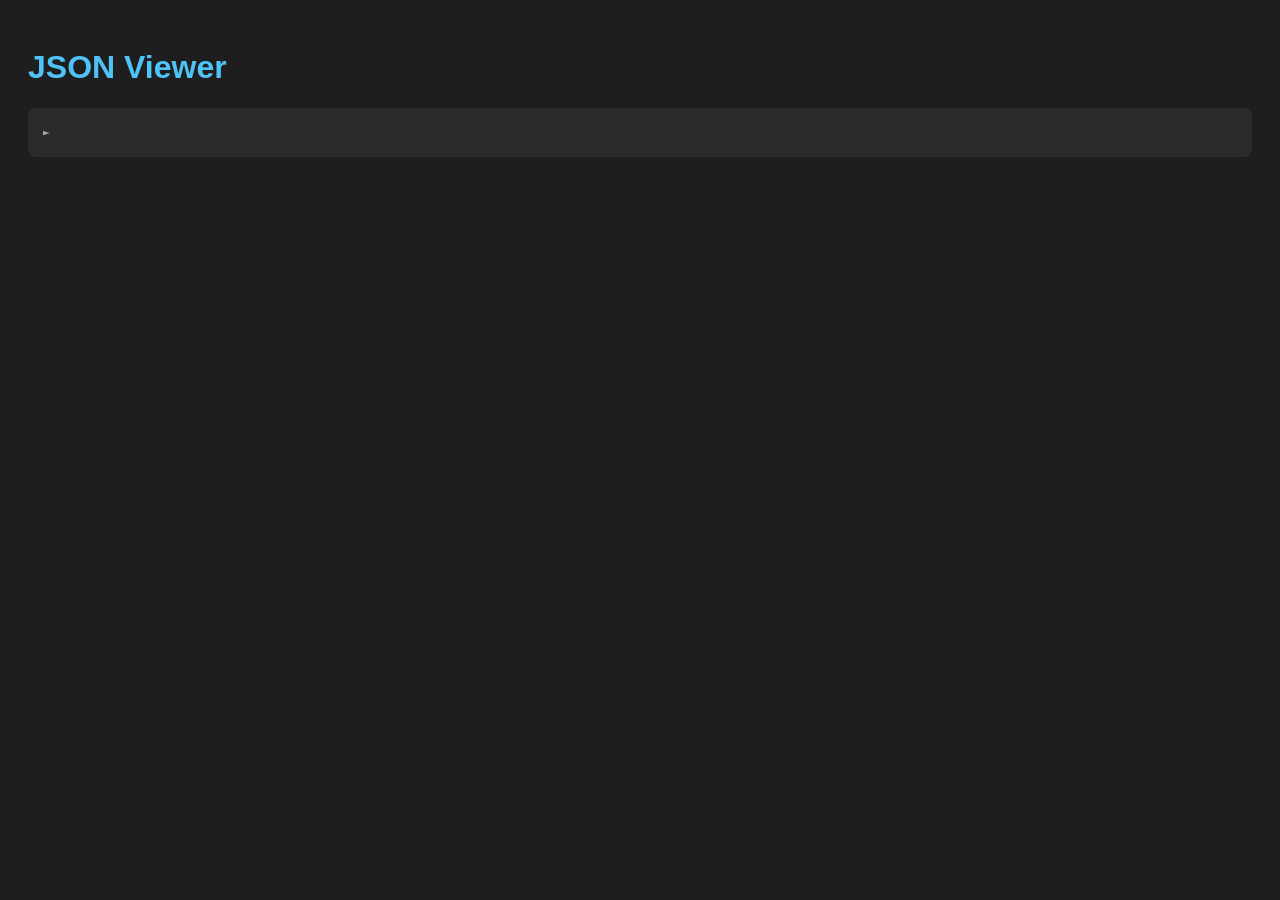
<file: json_formatter.html>
<!DOCTYPE html>
<html lang="en">
<head>
  <meta charset="UTF-8" />
  <title>JSON Viewer</title>
  <style>
    body {
      font-family: Arial, sans-serif;
      background: #1e1e1e;
      color: #f0f0f0;
      padding: 20px;
    }

    h1 {
      color: #4fc3f7;
    }

    #json-container {
      background: #2b2b2b;
      padding: 15px;
      border-radius: 8px;
      overflow-x: auto;
      max-height: 80vh;
    }





  </style>

  <!-- CSS for JSON Formatter -->
  <link href="json-formatter.css" rel="stylesheet"/>
</head>
<body>

  <h1>JSON Viewer</h1>
  <div id="json-container"></div>

  <!-- JS for JSON Formatter (UMD build) -->
  <script src="json-formatter.js"></script>

  <script>
    const data = {
      mission: "Artemis II",
      crew: ["Reid Wiseman", "Victor Glover", "Christina Koch", "Jeremy Hansen"],
      launchDate: "2025-11-01T00:00:00Z",
      destination: "Lunar flyby",
      instruments: {
        capsule: "Orion",
        booster: "SLS Block 1"
      }
    };

    const formatter = new JSONFormatter(data, 0, { theme: 'dark' });
    document.getElementById("json-container").appendChild(formatter.render());


  </script>

</body>
</html>
</file>
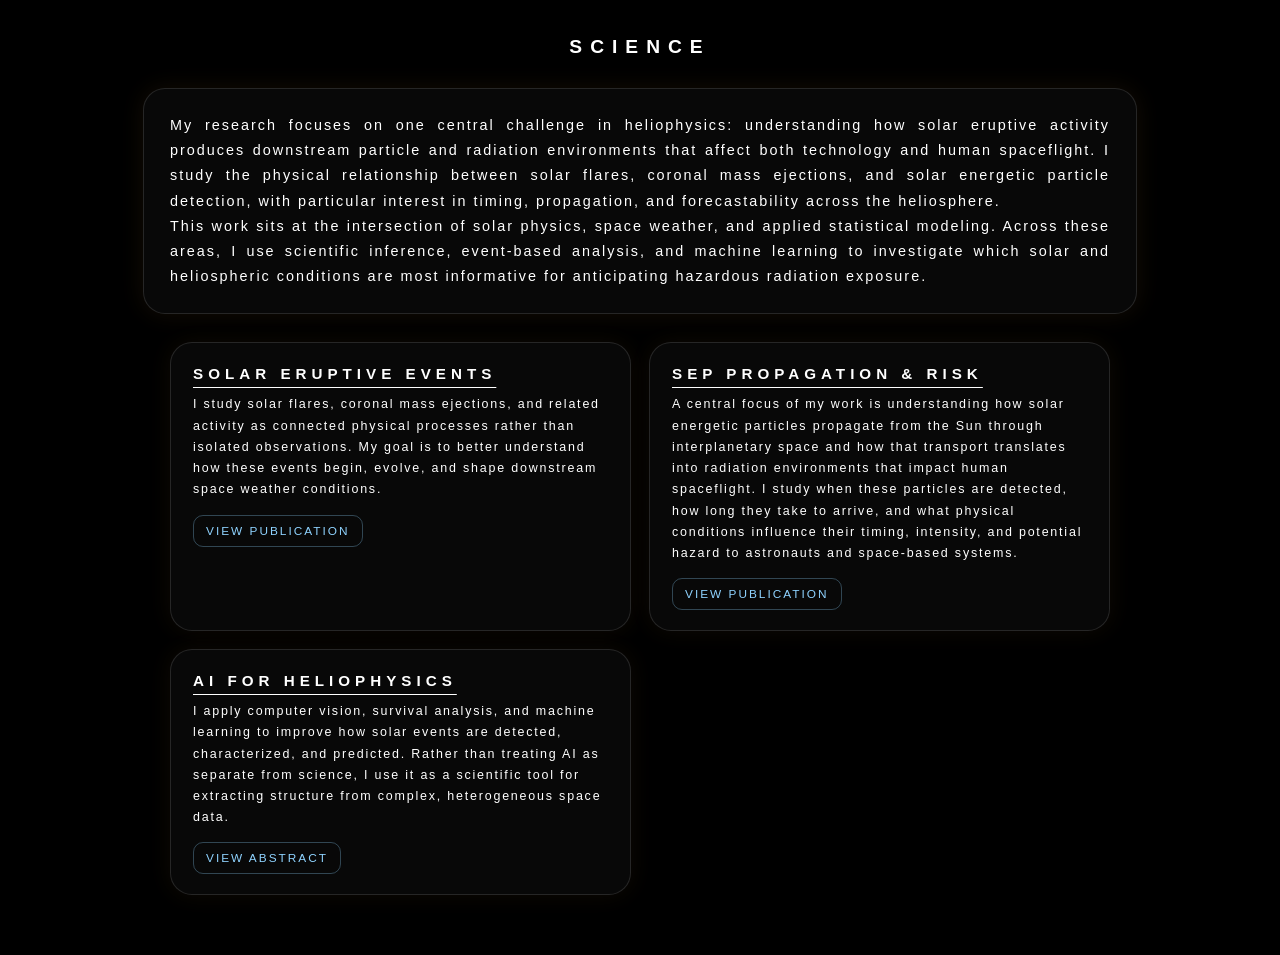
<file: science.html>
<!DOCTYPE html>
<html lang="en">
<head>
  <meta charset="UTF-8" />
  <meta name="viewport" content="width=device-width, initial-scale=1.0" />
  <title>Science | Dr. India Jackson</title>
  <link href="https://fonts.googleapis.com/css2?family=Bungee+Hairline&display=swap" rel="stylesheet">

  <link href="https://fonts.googleapis.com/css2?family=Inter:wght@300;400;500&display=swap" rel="stylesheet">
  <link href="https://fonts.googleapis.com/css2?family=Space+Grotesk:wght@300;400&display=swap" rel="stylesheet">
  <link href="https://fonts.googleapis.com/css2?family=IBM+Plex+Sans:wght@300;400&display=swap" rel="stylesheet">

  <style>
    body {
      margin: 0;
      padding: 0;
      background: #000;
      color: #fff;
      font-family: sans-serif;
    }

    .page-wrap {
      max-width: 1100px;
      margin: 0 auto;
      padding: 36px 24px 60px;
    }

    .page-title {
      text-align: center;
      font-size: 1.2rem;
      letter-spacing: 8px;
      text-transform: uppercase;
      margin: 0 0 30px 0;
      /*font-family: "Bungee Hairline", sans-serif;*/
    }

    .science-intro {
      max-width: 940px;
      margin: 0 auto 28px auto;
      padding: 24px 26px;
      background: rgba(255,255,255,0.03);
      border: 1px solid rgba(255,255,255,0.12);
      border-radius: 22px;
      box-shadow: 0 0 25px rgba(255, 170, 50, 0.08);
    }

    .science-intro p {
      margin: 0;
      font-size: 0.9rem;
      line-height: 1.75;
      letter-spacing: 2px;
      text-align: justify;
    }

    .science-grid {
      max-width: 940px;
      margin: 0 auto;
      display: grid;
      grid-template-columns: repeat(2, minmax(0, 1fr));
      gap: 18px;
    }

    .science-card {
      background: rgba(255,255,255,0.03);
      border: 1px solid rgba(255,255,255,0.12);
      border-radius: 22px;
      padding: 22px 22px 20px;
      transition: transform 0.18s ease, border-color 0.18s ease, background 0.18s ease;
      box-shadow: 0 0 25px rgba(255, 170, 50, 0.06);
    }

    .science-card:hover {
      transform: translateY(-3px);
      border-color: rgba(255,255,255,0.22);
      background: rgba(255,255,255,0.05);
    }

    .science-card h3 {
      margin: 0 0 12px 0;
      font-size: 0.95rem;
      letter-spacing: 5px;
      text-transform: uppercase;
      text-decoration: underline;
      text-underline-offset: 8px;
      /*font-family: "Bungee Hairline", sans-serif;*/
    }

    .science-card p {
      margin: 0 0 14px 0;
      font-size: 0.78rem;
      line-height: 1.7;
      letter-spacing: 1.8px;
    }

    .science-links {
      display: flex;
      flex-wrap: wrap;
      gap: 10px;
    }

    .science-links a {
      color: #8fd3ff;
      text-decoration: none;
      font-size: 0.74rem;
      letter-spacing: 2px;
      text-transform: uppercase;
      border: 1px solid rgba(143, 211, 255, 0.3);
      border-radius: 10px;
      padding: 8px 12px;
    }

    .science-links a:hover {
      background: rgba(143, 211, 255, 0.08);
    }

    .featured-research {
      max-width: 940px;
      margin: 26px auto 0 auto;
      padding: 24px 26px;
      background: rgba(255,255,255,0.03);
      border: 1px solid rgba(255,255,255,0.12);
      border-radius: 22px;
      box-shadow: 0 0 25px rgba(255, 170, 50, 0.08);
    }

    .featured-research h2 {
      margin: 0 0 18px 0;
      text-align: center;
      font-size: 1rem;
      letter-spacing: 6px;
      text-transform: uppercase;
    }

    .featured-item {
      padding: 14px 0;
      border-top: 1px solid rgba(255,255,255,0.08);
    }

    .featured-item:first-of-type {
      border-top: none;
      padding-top: 0;
    }

    .featured-item h4 {
      margin: 0 0 8px 0;
      font-size: 0.84rem;
      letter-spacing: 3px;
      text-transform: uppercase;
    }

    .featured-item p {
      margin: 0 0 10px 0;
      font-size: 0.76rem;
      line-height: 1.7;
      letter-spacing: 1.5px;
      text-transform: uppercase;
    }

    .featured-item a {
      color: #8fd3ff;
      text-decoration: none;
      font-size: 0.72rem;
      letter-spacing: 2px;
      text-transform: uppercase;
    }

    .featured-item a:hover {
      text-decoration: underline;
    }

    @media (max-width: 850px) {
      .science-grid {
        grid-template-columns: 1fr;
      }

      .page-title {
        font-size: 1rem;
        letter-spacing: 6px;
      }
    }
  </style>
</head>
<body>
  <div class="page-wrap">
    <h1 class="page-title">Science</h1>

    <section class="science-intro">
        <p>
            My research focuses on one central challenge in heliophysics: understanding how solar eruptive activity produces downstream particle and radiation environments that affect both technology and human spaceflight. I study the physical relationship between solar flares, coronal mass ejections, and solar energetic particle detection, with particular interest in timing, propagation, and forecastability across the heliosphere.
          </p>
          
          <p>
            This work sits at the intersection of solar physics, space weather, and applied statistical modeling. Across these areas, I use scientific inference, event-based analysis, and machine learning to investigate which solar and heliospheric conditions are most informative for anticipating hazardous radiation exposure.
          </p>
    </section>

    <section class="science-grid">

      <div class="science-card">
        <h3>Solar Eruptive Events</h3>
        <p>
          I study solar flares, coronal mass ejections, and related activity as connected physical processes rather than isolated
          observations. My goal is to better understand how these events begin, evolve, and shape downstream space weather conditions.
        </p>
        <div class="science-links">
            <a href="https://doi.org/10.1038/s41550-025-02578-8" target="_blank" rel="noopener noreferrer">View Publication</a>
        </div>
      </div>

      <div class="science-card">
        <h3>SEP Propagation & Risk</h3>
        <p>
          A central focus of my work is understanding how solar energetic particles propagate from the Sun through interplanetary space
          and how that transport translates into radiation environments that impact human spaceflight. I study when these particles are
          detected, how long they take to arrive, and what physical conditions influence their timing, intensity, and potential hazard
          to astronauts and space-based systems.
        </p>
        <div class="science-links">
          <a href="https://doi.org/10.3847/1538-4365/ad3fba" target="_blank" rel="noopener noreferrer">
            View Publication
          </a>
        </div>
      </div>

      <div class="science-card">
        <h3>AI for Heliophysics</h3>
        <p>
          I apply computer vision, survival analysis, and machine learning to improve how solar events are detected, characterized,
          and predicted. Rather than treating AI as separate from science, I use it as a scientific tool for extracting structure
          from complex, heterogeneous space data.
        </p>
        <div class="science-links">
            <a href="https://ui.adsabs.harvard.edu/abs/2024AGUFMSM11C..06J" target="_blank" rel="noopener noreferrer">View Abstract</a>
        </div>
      </div>

    </section>

  </div>
</body>
</html>
</file>
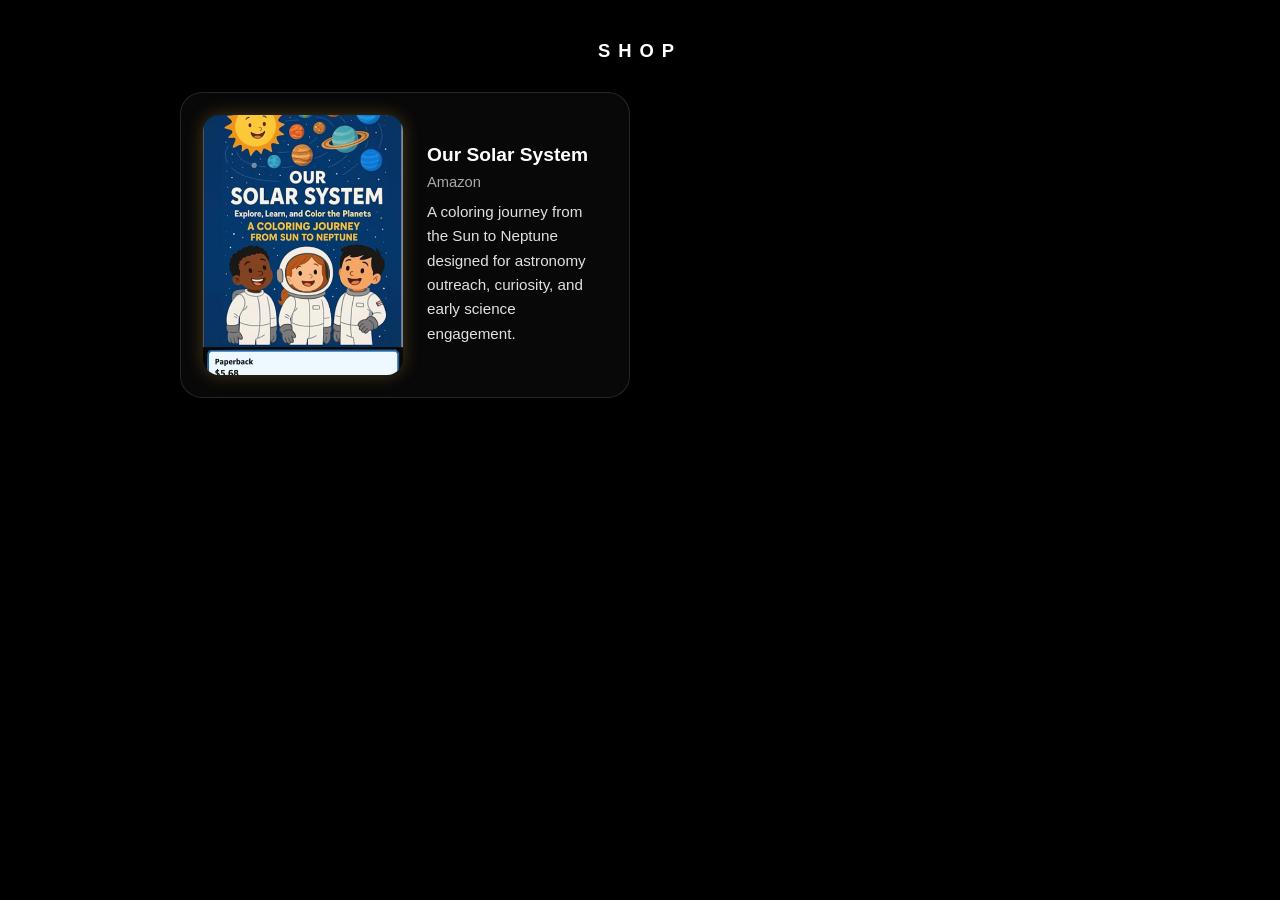
<file: shop.html>
<!DOCTYPE html>
<html lang="en">
<head>
  <meta charset="UTF-8" />
  <meta name="viewport" content="width=device-width, initial-scale=1.0" />
  <title>Shop | Dr. India Jackson</title>

  <link href="https://fonts.googleapis.com/css2?family=Bungee+Hairline&family=Space+Grotesk:wght@300;400;500&display=swap" rel="stylesheet">

  <style>
    body {
      margin: 0;
      padding: 0;
      background: #000;
      color: #fff;
      font-family: sans-serif;
    }

    .page-wrap {
      max-width: 1100px;
      margin: 0 auto;
      padding: 40px 24px 70px;
    }

    .page-title {
      text-align: center;
      /*font-family: "Bungee Hairline", sans-serif;*/
      font-size: 1.15rem;
      letter-spacing: 8px;
      text-transform: uppercase;
      margin: 0 0 30px 0;
    }

    .shop-grid {
      max-width: 920px;
      margin: 0 auto;
      display: grid;
      grid-template-columns: repeat(2, minmax(0, 1fr));
      gap: 20px;
    }

    /*
    .shop-link-card {
      display: flex;
      gap: 18px;
      align-items: center;
      text-decoration: none;
      color: #fff;
      background: rgba(255,255,255,0.03);
      border: 1px solid rgba(255,255,255,0.12);
      border-radius: 22px;
      padding: 18px;
      transition: transform 0.18s ease, border-color 0.18s ease, background 0.18s ease;
      box-shadow: 0 0 25px rgba(255, 170, 50, 0.06);
    }

    .shop-link-card:hover {
      transform: translateY(-3px);
      border-color: rgba(255,255,255,0.22);
      background: rgba(255,255,255,0.05);
    }

    .shop-thumb {
      width: 120px;
      height: 160px;
      object-fit: cover;
      border-radius: 12px;
      flex-shrink: 0;
      background: #111;
    }
*/
.shop-link-card {
  display: flex;
  align-items: center;
  gap: 24px;
  text-decoration: none;
  color: #fff;
  background: rgba(255,255,255,0.03);
  border: 1px solid rgba(255,255,255,0.12);
  border-radius: 22px;
  padding: 22px;
  transition: transform 0.18s ease, border-color 0.18s ease, background 0.18s ease;
}

.shop-link-card:hover {
  transform: translateY(-3px);
  border-color: rgba(255,255,255,0.22);
  background: rgba(255,255,255,0.05);
}

.shop-thumb {
  width: 200px;
  height: 260px;
  object-fit: cover;
  border-radius: 16px;
  flex-shrink: 0;

  /* 🔥 subtle glow */
  box-shadow: 0 0 18px rgba(255, 200, 80, 0.25);
}
    .shop-info {
      min-width: 0;
    }

    .shop-info h3 {
      margin: 0 0 8px 0;
      font-size: 1.2rem;
      color: #fff;
    }

    .shop-source {
      margin: 0 0 10px 0;
      font-size: 0.92rem;
      color: rgba(255,255,255,0.65);
    }

    .shop-description {
      margin: 0;
      font-size: 0.95rem;
      line-height: 1.6;
      color: rgba(255,255,255,0.88);
    }

    @media (max-width: 850px) {
      .shop-grid {
        grid-template-columns: 1fr;
      }

      .shop-link-card {
        align-items: flex-start;
      }

      .shop-thumb {
        width: 100px;
        height: 136px;
      }
    }
  </style>
</head>
<body>
  <div class="page-wrap">
    <h1 class="page-title">Shop</h1>

    <section class="shop-grid">

      <a class="shop-link-card" href="https://a.co/d/08bruMuD" target="_blank" rel="noopener noreferrer">
        <img class="shop-thumb" src="images/shop_1.png" alt="Our Solar System coloring book cover">
        <div class="shop-info">
          <h3>Our Solar System</h3>
          <p class="shop-source">Amazon</p>
          <p class="shop-description">
            A coloring journey from the Sun to Neptune designed for astronomy outreach, curiosity, and early science engagement.
          </p>
        </div>
      </a>

    </section>
  </div>
</body>
</html>
</file>
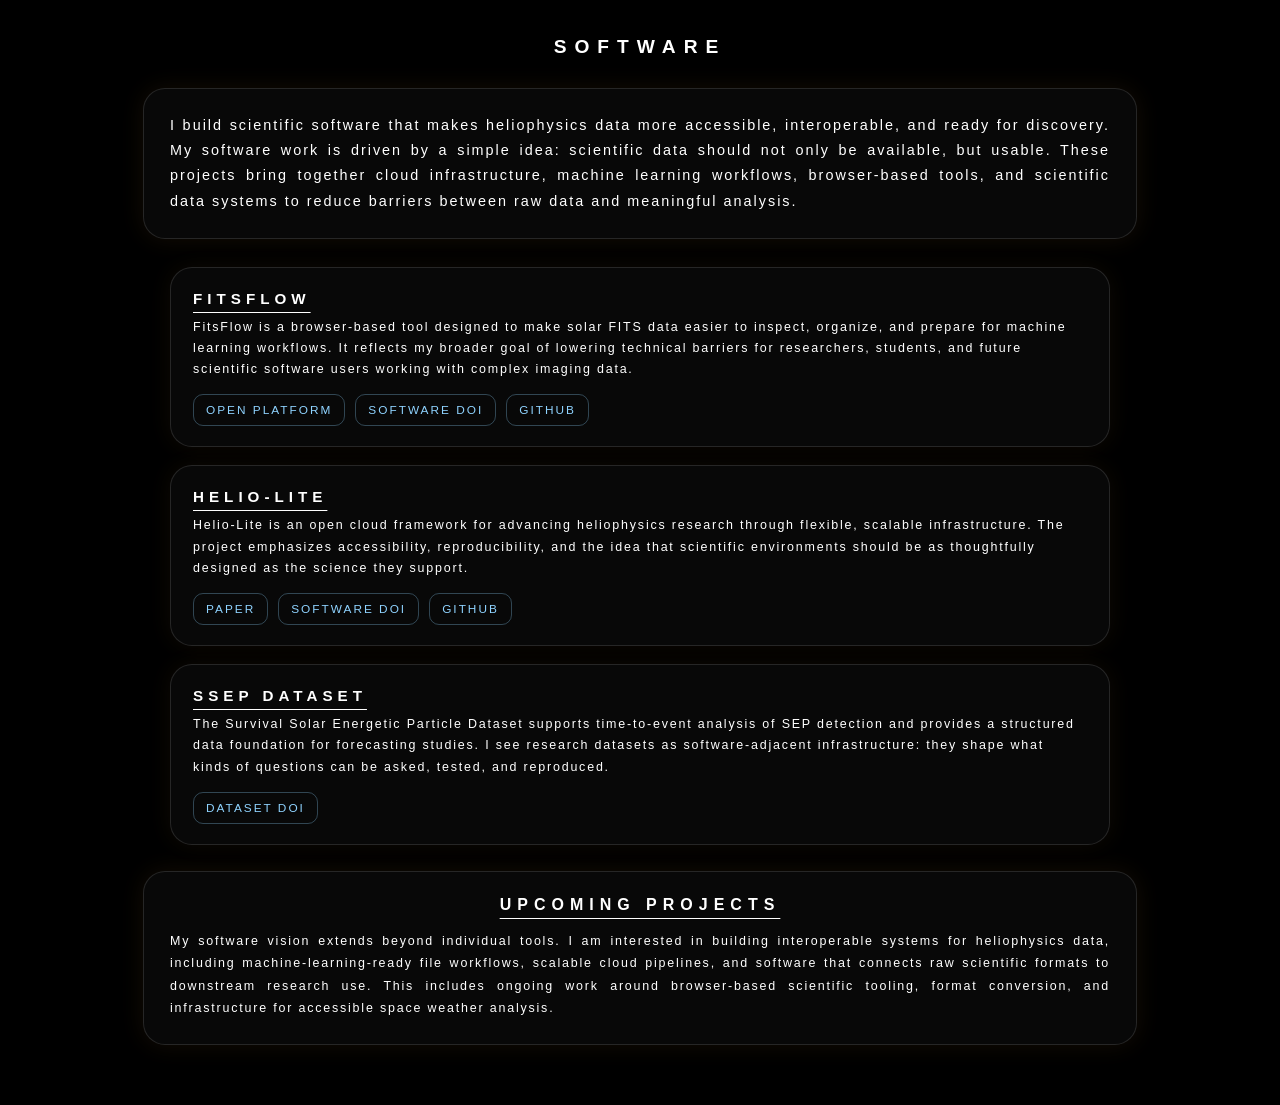
<file: software.html>
<!DOCTYPE html>
<html lang="en">
<head>
  <meta charset="UTF-8" />
  <meta name="viewport" content="width=device-width, initial-scale=1.0" />
  <title>Software | Dr. India Jackson</title>
  <link href="https://fonts.googleapis.com/css2?family=Bungee+Hairline&display=swap" rel="stylesheet">

  <link href="https://fonts.googleapis.com/css2?family=Inter:wght@300;400;500&display=swap" rel="stylesheet">
  <link href="https://fonts.googleapis.com/css2?family=Space+Grotesk:wght@300;400&display=swap" rel="stylesheet">
  <link href="https://fonts.googleapis.com/css2?family=IBM+Plex+Sans:wght@300;400&display=swap" rel="stylesheet">

  <style>
    body {
      margin: 0;
      padding: 0;
      background: #000;
      color: #fff;
      font-family: sans-serif;
    }

    .page-wrap {
      max-width: 1100px;
      margin: 0 auto;
      padding: 36px 24px 60px;
    }

    .page-title {
      text-align: center;
      font-size: 1.2rem;
      letter-spacing: 8px;
      text-transform: uppercase;
      margin: 0 0 30px 0;
      /*font-family: "Bungee Hairline", sans-serif;*/
    }

    .software-intro {
      max-width: 940px;
      margin: 0 auto 28px auto;
      padding: 24px 26px;
      background: rgba(255,255,255,0.03);
      border: 1px solid rgba(255,255,255,0.12);
      border-radius: 22px;
      box-shadow: 0 0 25px rgba(255, 170, 50, 0.08);

      /*font-family: "Inter", sans-serif;*/
      /*font-family: "Space Grotesk", sans-serif;
      font-family: "IBM Plex Sans", sans-serif;*/
    }

    .software-intro p {
      margin: 0;
      font-size: 0.9rem;
      line-height: 1.75;
      letter-spacing: 2px;
      text-align: justify;
    }

    .software-stack {
      max-width: 940px;
      margin: 0 auto;
      display: flex;
      flex-direction: column;
      gap: 18px;
    }

    .software-card {
      background: rgba(255,255,255,0.03);
      border: 1px solid rgba(255,255,255,0.12);
      border-radius: 22px;
      padding: 22px 22px 20px;
      transition: transform 0.18s ease, border-color 0.18s ease, background 0.18s ease;
      box-shadow: 0 0 25px rgba(255, 170, 50, 0.06);
    }

    .software-card:hover {
      transform: translateY(-3px);
      border-color: rgba(255,255,255,0.22);
      background: rgba(255,255,255,0.05);
    }

    .software-card h3 {
      margin: 0 0 10px 0;
      font-size: 0.95rem;
      letter-spacing: 5px;
      text-transform: uppercase;
      text-decoration: underline;
      text-underline-offset: 8px;
      /*font-family: "Bungee Hairline", sans-serif;*/
    }

    .software-meta {
      margin: 0 0 12px 0;
      font-size: 0.7rem;
      letter-spacing: 2px;
      text-transform: uppercase;
      opacity: 0.75;
    }

    .software-card p {
      margin: 0 0 14px 0;
      font-size: 0.78rem;
      line-height: 1.7;
      letter-spacing: 1.8px;
      /*text-transform: uppercase;*/
      /*font-family: "Space Grotesk", sans-serif;
      font-family: "IBM Plex Sans", sans-serif;*/
    }

    .software-links {
      display: flex;
      flex-wrap: wrap;
      gap: 10px;
    }

    .software-links a {
      color: #8fd3ff;
      text-decoration: none;
      font-size: 0.74rem;
      letter-spacing: 2px;
      text-transform: uppercase;
      border: 1px solid rgba(143, 211, 255, 0.3);
      border-radius: 10px;
      padding: 8px 12px;
    }

    .software-links a:hover {
      background: rgba(143, 211, 255, 0.08);
    }

    .in-progress {
      max-width: 940px;
      margin: 26px auto 0 auto;
      padding: 24px 26px;
      background: rgba(255,255,255,0.03);
      border: 1px solid rgba(255,255,255,0.12);
      border-radius: 22px;
      box-shadow: 0 0 25px rgba(255, 170, 50, 0.08);
    }

    .in-progress h2 {
      margin: 0 0 16px 0;
      text-align: center;
      font-size: 1rem;
      letter-spacing: 6px;
      text-transform: uppercase;
      text-decoration: underline;
      text-underline-offset: 8px;
      /*font-family: "Bungee Hairline", sans-serif;*/
    }

    .in-progress p {
      margin: 0;
      font-size: 0.78rem;
      line-height: 1.8;
      letter-spacing: 1.8px;
      text-align: justify;
    }
  </style>
</head>
<body>
  <div class="page-wrap">
    <h1 class="page-title">Software</h1>

    <section class="software-intro">
      <p>
        I build scientific software that makes heliophysics data more accessible, interoperable, and ready for discovery.
        My software work is driven by a simple idea: scientific data should not only be available, but usable. These projects
        bring together cloud infrastructure, machine learning workflows, browser-based tools, and scientific data systems to
        reduce barriers between raw data and meaningful analysis.
      </p>
    </section>

    <section class="software-stack">

      <div class="software-card">
        <h3>FitsFlow</h3>
        <p>
          FitsFlow is a browser-based tool designed to make solar FITS data easier to inspect, organize, and prepare for machine
          learning workflows. It reflects my broader goal of lowering technical barriers for researchers, students, and future
          scientific software users working with complex imaging data.
        </p>
        <div class="software-links">
          <a href="https://www.fitsflow.org" target="_blank">Open Platform</a>
          <a href="https://doi.org/10.5281/zenodo.17069414" target="_blank" rel="noopener noreferrer">Software DOI</a>
          <a href="https://github.com/indiajacksonphd/FitsFlow" target="_blank">GitHub</a>
        </div>
      </div>

      <div class="software-card">
        <h3>Helio-Lite</h3>
        <p>
          Helio-Lite is an open cloud framework for advancing heliophysics research through flexible, scalable infrastructure.
          The project emphasizes accessibility, reproducibility, and the idea that scientific environments should be as thoughtfully
          designed as the science they support.
        </p>
        <div class="software-links">
          <a href="https://doi.org/10.5334/jors.519" target="_blank" rel="noopener noreferrer">Paper</a>
          <a href="https://doi.org/10.5281/zenodo.17611741" target="_blank" rel="noopener noreferrer">Software DOI</a>
          <a href="https://github.com/indiajacksonphd/Helio-Lite" target="_blank">GitHub</a>
        </div>
      </div>

      <div class="software-card">
        <h3>SSEP Dataset</h3>
        <p>
          The Survival Solar Energetic Particle Dataset supports time-to-event analysis of SEP detection and provides a structured
          data foundation for forecasting studies. I see research datasets as software-adjacent infrastructure: they shape what
          kinds of questions can be asked, tested, and reproduced.
        </p>
        <div class="software-links">
          <a href="https://doi.org/10.7910/DVN/GXY9MZ" target="_blank" rel="noopener noreferrer">Dataset DOI</a>
        </div>
      </div>

    </section>

    <section class="in-progress">
      <h2>Upcoming Projects</h2>
      <p>
        My software vision extends beyond individual tools. I am interested in building interoperable systems for heliophysics data,
        including machine-learning-ready file workflows, scalable cloud pipelines, and software that connects raw scientific formats
        to downstream research use. This includes ongoing work around browser-based scientific tooling, format conversion, and
        infrastructure for accessible space weather analysis.
      </p>
    </section>
  </div>
</body>
</html>
</file>
<file: json-formatter.css>
/* General Styles */
.json-formatter-row {
    font-family: monospace;
  }
  
  .json-formatter-row,
  .json-formatter-row a,
  .json-formatter-row a:hover {
    color: #000;
    text-decoration: none;
  }
  
  .json-formatter-row .json-formatter-row {
    margin-left: 1rem;
  }
  
  .json-formatter-row .json-formatter-children.json-formatter-empty {
    opacity: 0.5;
    margin-left: 1rem;
  }
  
  .json-formatter-row .json-formatter-children.json-formatter-empty:after {
    display: none;
  }
  
  .json-formatter-row .json-formatter-children.json-formatter-empty.json-formatter-object:after {
    content: "No properties";
  }
  
  .json-formatter-row .json-formatter-children.json-formatter-empty.json-formatter-array:after {
    content: "[]";
  }
  
  /* Value Colors */
  .json-formatter-row .json-formatter-string,
  .json-formatter-row .json-formatter-stringifiable {
    color: green;
    white-space: pre;
    word-wrap: break-word;
  }
  
  .json-formatter-row .json-formatter-number {
    color: #00f;
  }
  
  .json-formatter-row .json-formatter-boolean {
    color: red;
  }
  
  .json-formatter-row .json-formatter-null {
    color: #855a00;
  }
  
  .json-formatter-row .json-formatter-undefined {
    color: #ca0b69;
  }
  
  .json-formatter-row .json-formatter-function {
    color: #ff20ed;
  }
  
  .json-formatter-row .json-formatter-date {
    background-color: rgba(0, 0, 0, 0.05);
  }
  
  .json-formatter-row .json-formatter-url {
    text-decoration: underline;
    color: #00f;
    cursor: pointer;
  }
  
  .json-formatter-row .json-formatter-bracket {
    color: #00f;
  }
  
  .json-formatter-row .json-formatter-key {
    color: #00008b;
    padding-right: 0.2rem;
  }
  
  /* Toggle Behavior */
  .json-formatter-row .json-formatter-toggler-link {
    cursor: pointer;
  }
  
  .json-formatter-row .json-formatter-toggler {
    line-height: 1.2rem;
    font-size: 0.7rem;
    vertical-align: middle;
    opacity: 0.6;
    cursor: pointer;
    padding-right: 0.2rem;
  }
  
  .json-formatter-row .json-formatter-toggler:after {
    display: inline-block;
    transition: transform 0.1s ease-in;
    content: "►";
  }
  
  /* Preview Text */
  .json-formatter-row > a > .json-formatter-preview-text {
    opacity: 0;
    transition: opacity 0.15s ease-in;
    font-style: italic;
  }
  
  .json-formatter-row:hover > a > .json-formatter-preview-text {
    opacity: 0.6;
  }
  
  /* Expanded (Open) State */
  .json-formatter-row.json-formatter-open > .json-formatter-toggler-link .json-formatter-toggler:after {
    transform: rotate(90deg);
  }
  
  .json-formatter-row.json-formatter-open > .json-formatter-children:after {
    display: inline-block;
  }
  
  .json-formatter-row.json-formatter-open > a > .json-formatter-preview-text {
    display: none;
  }
  
  .json-formatter-row.json-formatter-open.json-formatter-empty:after {
    display: block;
  }
  
  /* Dark Theme Overrides */
  .json-formatter-dark.json-formatter-row {
    font-family: monospace;
  }
  
  .json-formatter-dark.json-formatter-row,
  .json-formatter-dark.json-formatter-row a,
  .json-formatter-dark.json-formatter-row a:hover {
    color: #fff;
    text-decoration: none;
  }
  
  .json-formatter-dark.json-formatter-row .json-formatter-row {
    margin-left: 1rem;
  }
  
  .json-formatter-dark.json-formatter-row .json-formatter-children.json-formatter-empty {
    opacity: 0.5;
    margin-left: 1rem;
  }
  
  .json-formatter-dark.json-formatter-row .json-formatter-children.json-formatter-empty:after {
    display: none;
  }
  
  .json-formatter-dark.json-formatter-row .json-formatter-children.json-formatter-empty.json-formatter-object:after {
    content: "No properties";
  }
  
  .json-formatter-dark.json-formatter-row .json-formatter-children.json-formatter-empty.json-formatter-array:after {
    content: "[]";
  }
  
  .json-formatter-dark.json-formatter-row .json-formatter-string,
  .json-formatter-dark.json-formatter-row .json-formatter-stringifiable {
    color: #31f031;
    white-space: pre;
    word-wrap: break-word;
  }
  
  .json-formatter-dark.json-formatter-row .json-formatter-number {
    color: #66c2ff;
  }
  
  .json-formatter-dark.json-formatter-row .json-formatter-boolean {
    color: #ec4242;
  }
  
  .json-formatter-dark.json-formatter-row .json-formatter-null {
    color: #eec97d;
  }
  
  .json-formatter-dark.json-formatter-row .json-formatter-undefined {
    color: #ef8fbe;
  }
  
  .json-formatter-dark.json-formatter-row .json-formatter-function {
    color: #fd48cb;
  }
  
  .json-formatter-dark.json-formatter-row .json-formatter-date {
    background-color: rgba(255, 255, 255, 0.05);
  }
  
  .json-formatter-dark.json-formatter-row .json-formatter-url {
    text-decoration: underline;
    color: #027bff;
    cursor: pointer;
  }
  
  .json-formatter-dark.json-formatter-row .json-formatter-bracket {
    color: #9494ff;
  }
  
  .json-formatter-dark.json-formatter-row .json-formatter-key {
    color: #23a0db;
    padding-right: 0.2rem;
  }
  
  .json-formatter-dark.json-formatter-row .json-formatter-toggler-link {
    cursor: pointer;
  }
  
  .json-formatter-dark.json-formatter-row .json-formatter-toggler {
    line-height: 1.2rem;
    font-size: 0.7rem;
    vertical-align: middle;
    opacity: 0.6;
    cursor: pointer;
    padding-right: 0.2rem;
  }
  
  .json-formatter-dark.json-formatter-row .json-formatter-toggler:after {
    display: inline-block;
    transition: transform 0.1s ease-in;
    content: "►";
  }
  
  .json-formatter-dark.json-formatter-row > a > .json-formatter-preview-text {
    opacity: 0;
    transition: opacity 0.15s ease-in;
    font-style: italic;
  }
  
  .json-formatter-dark.json-formatter-row:hover > a > .json-formatter-preview-text {
    opacity: 0.6;
  }
  
  .json-formatter-dark.json-formatter-row.json-formatter-open > .json-formatter-toggler-link .json-formatter-toggler:after {
    transform: rotate(90deg);
  }
  
  .json-formatter-dark.json-formatter-row.json-formatter-open > .json-formatter-children:after {
    display: inline-block;
  }
  
  .json-formatter-dark.json-formatter-row.json-formatter-open > a > .json-formatter-preview-text {
    display: none;
  }
  
  .json-formatter-dark.json-formatter-row.json-formatter-open.json-formatter-empty:after {
    display: block;
  }
</file>
